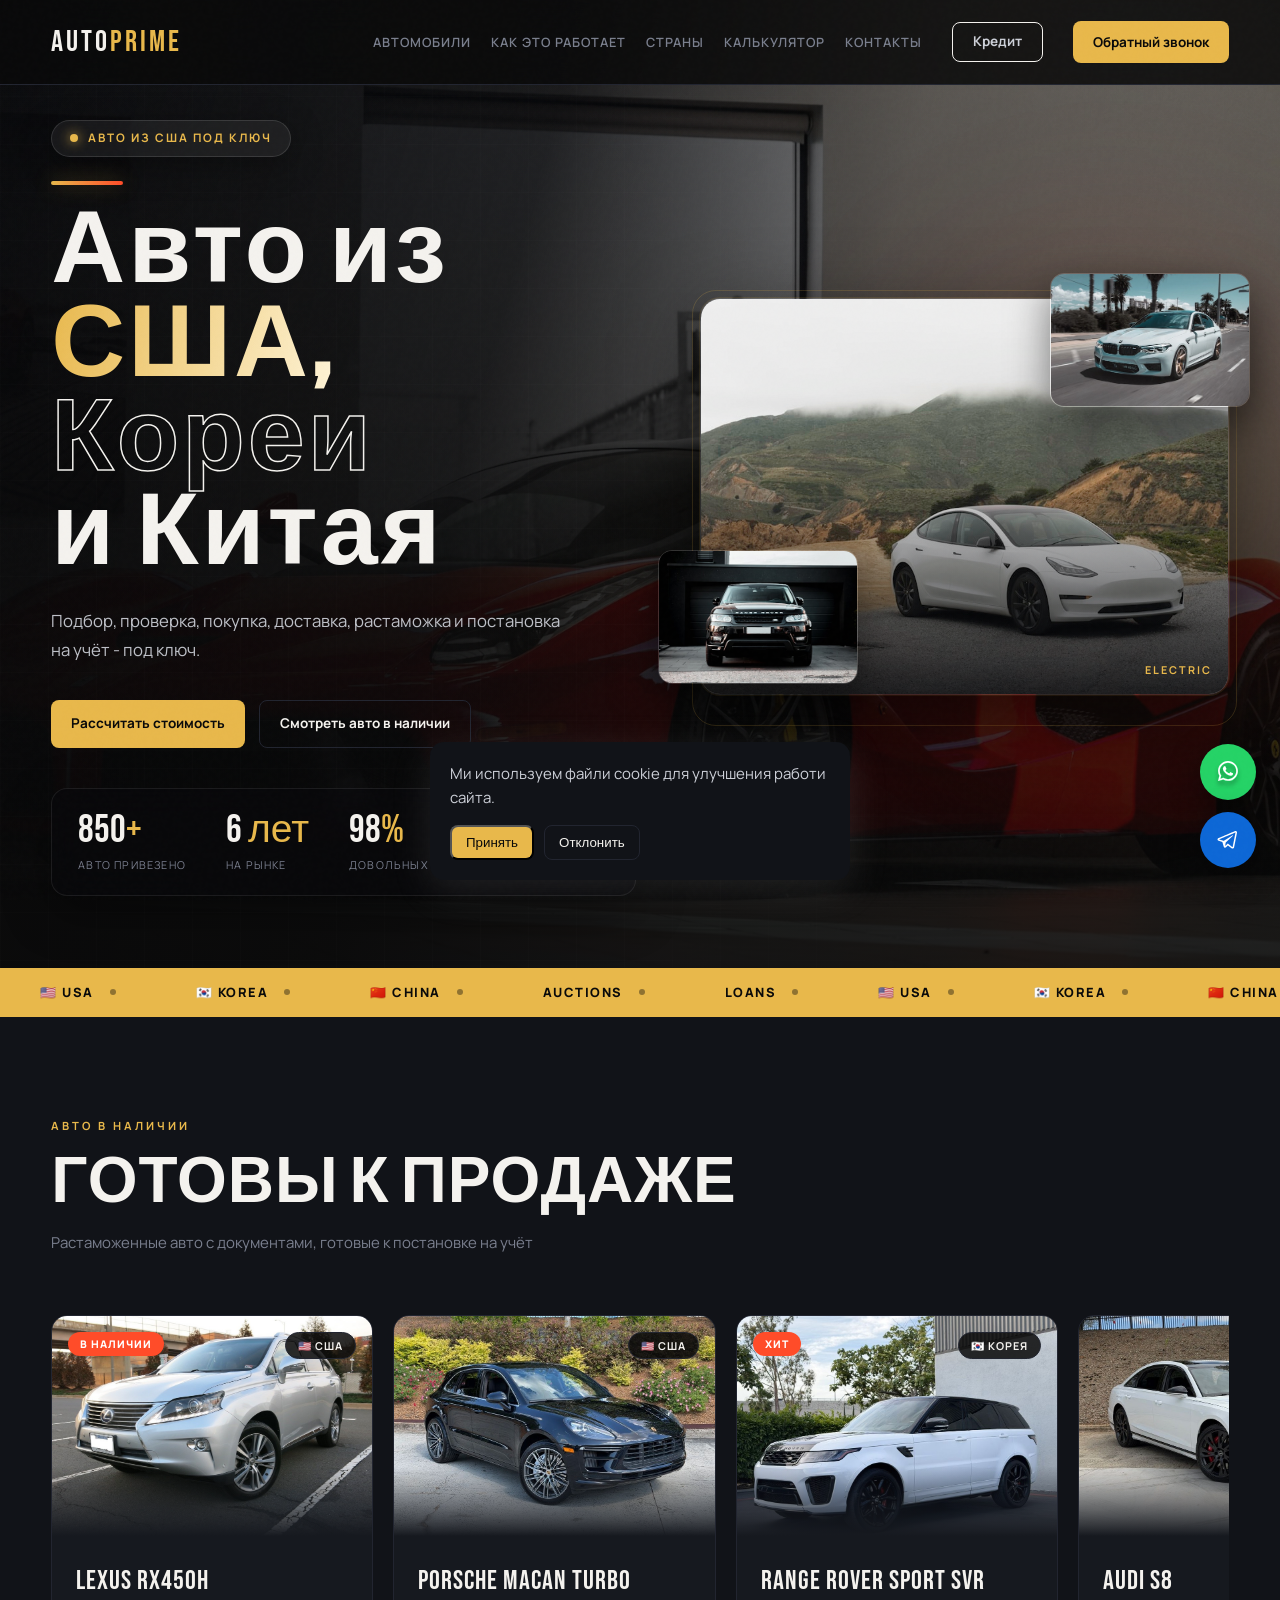
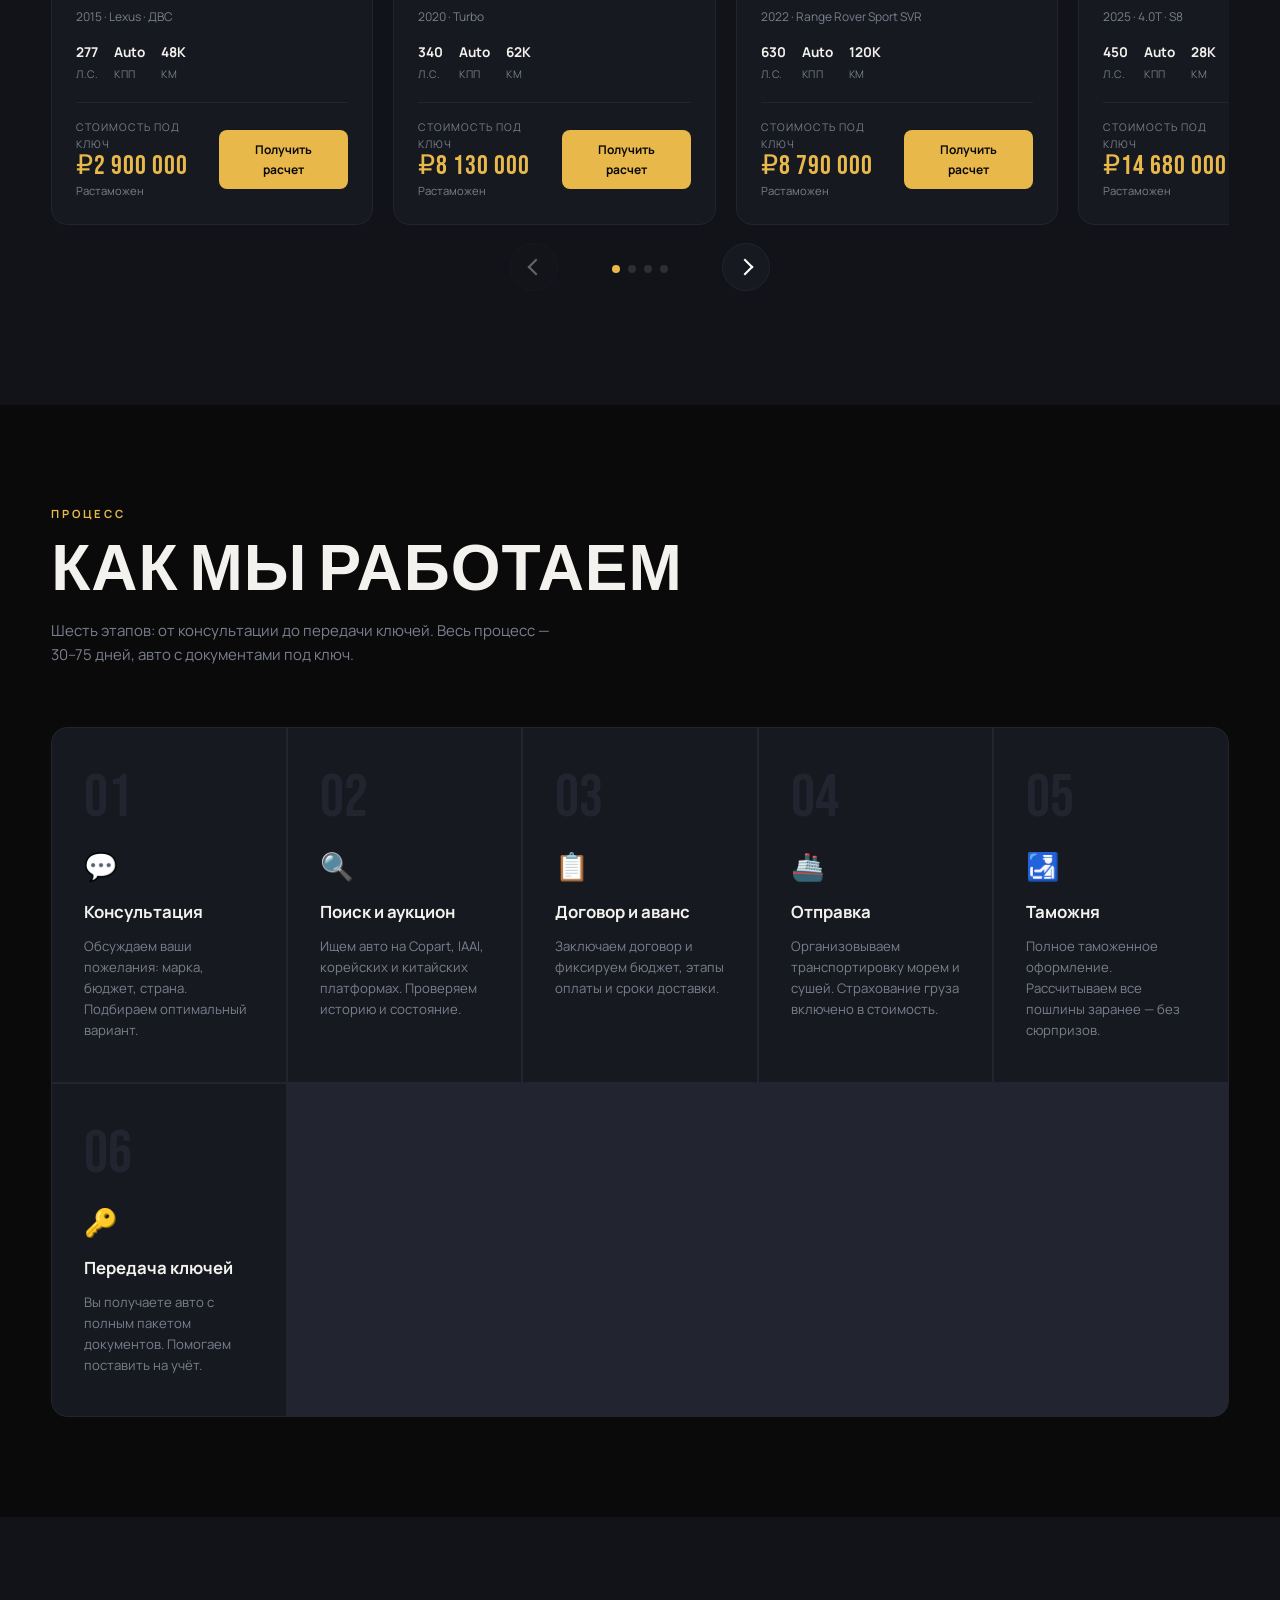
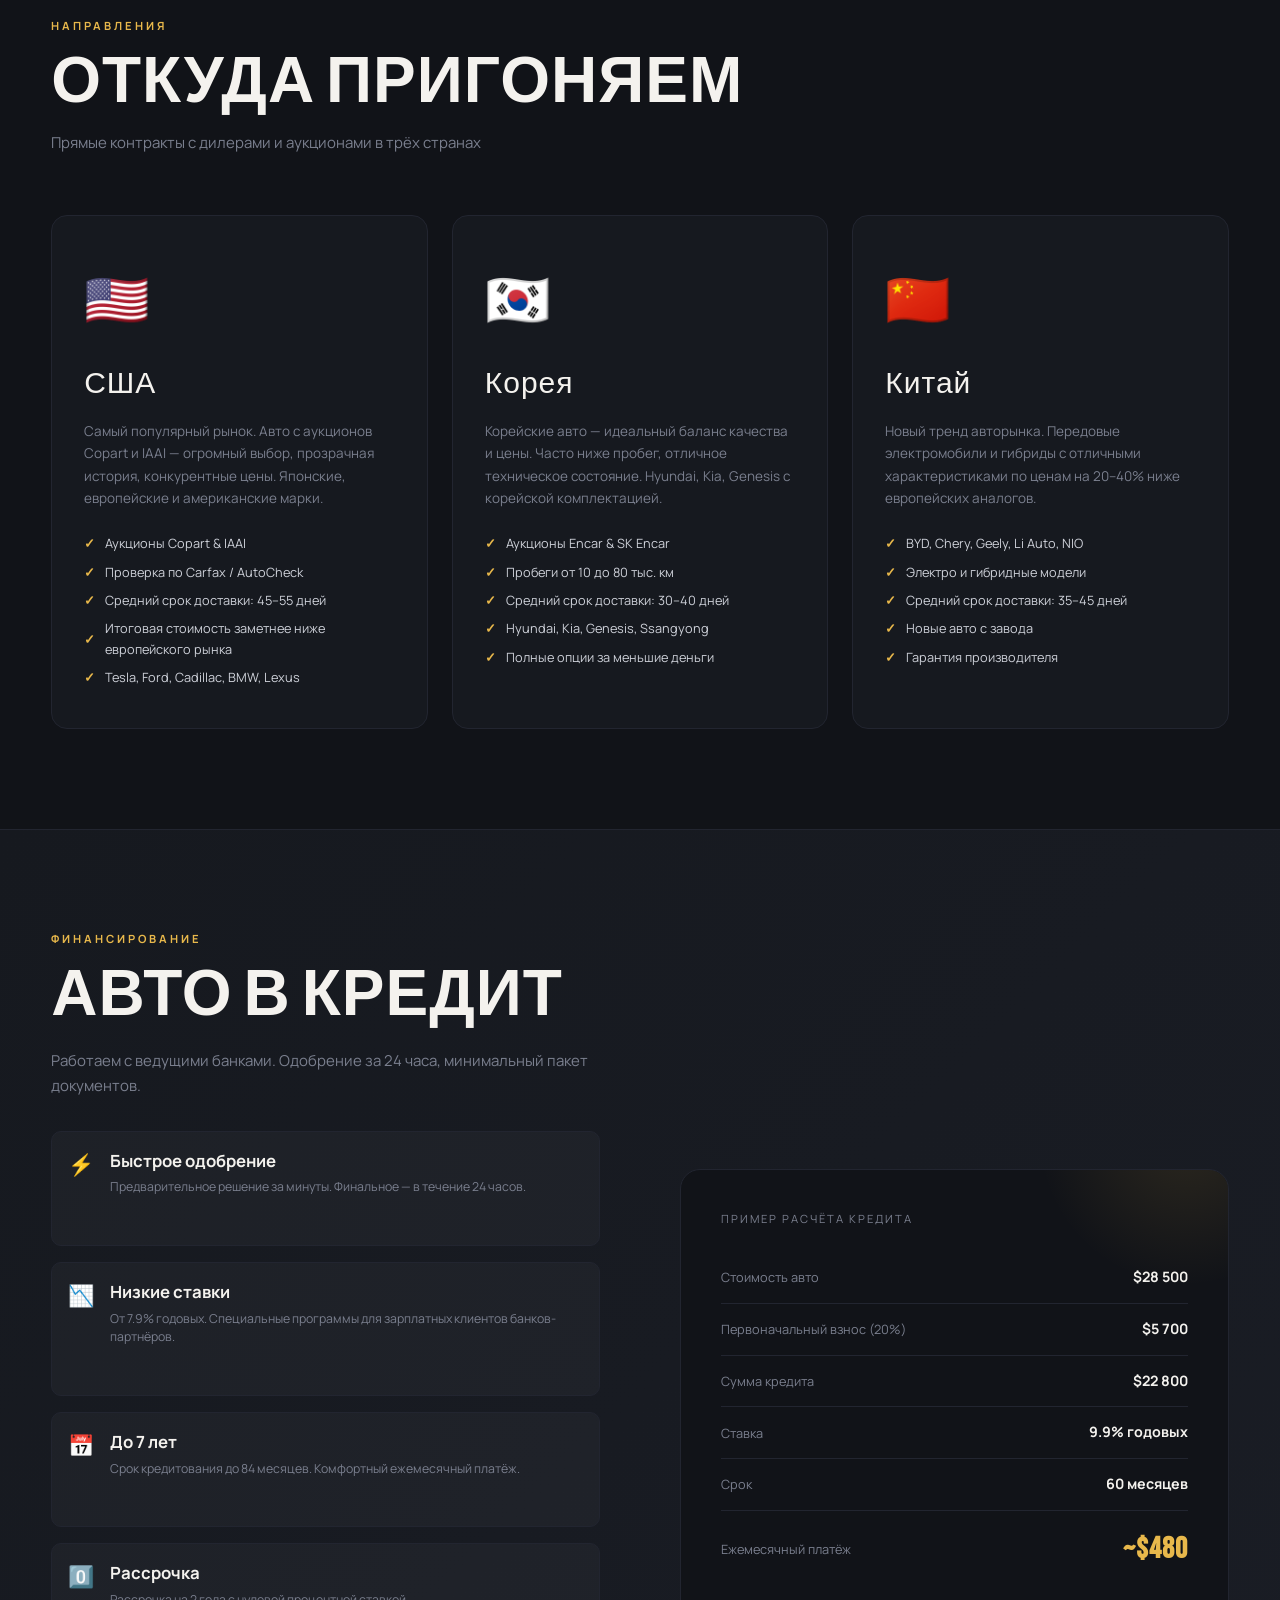
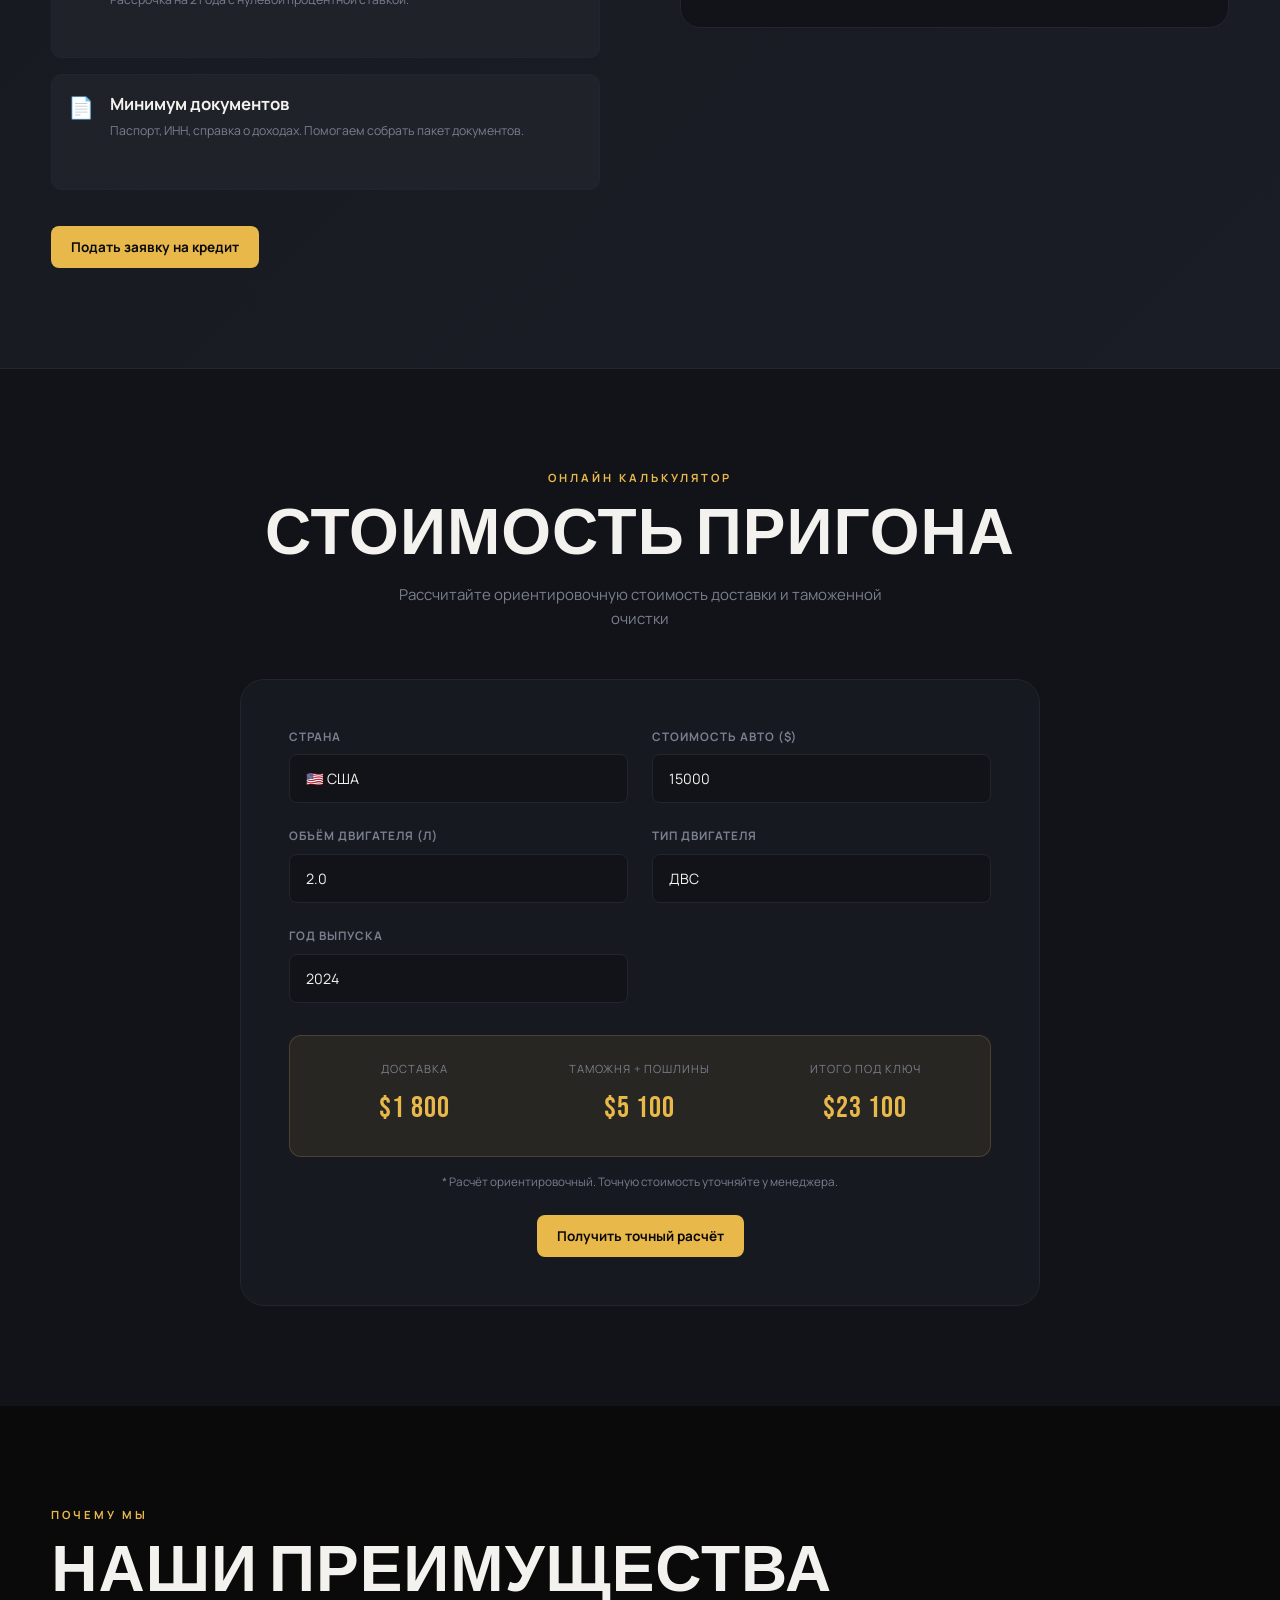
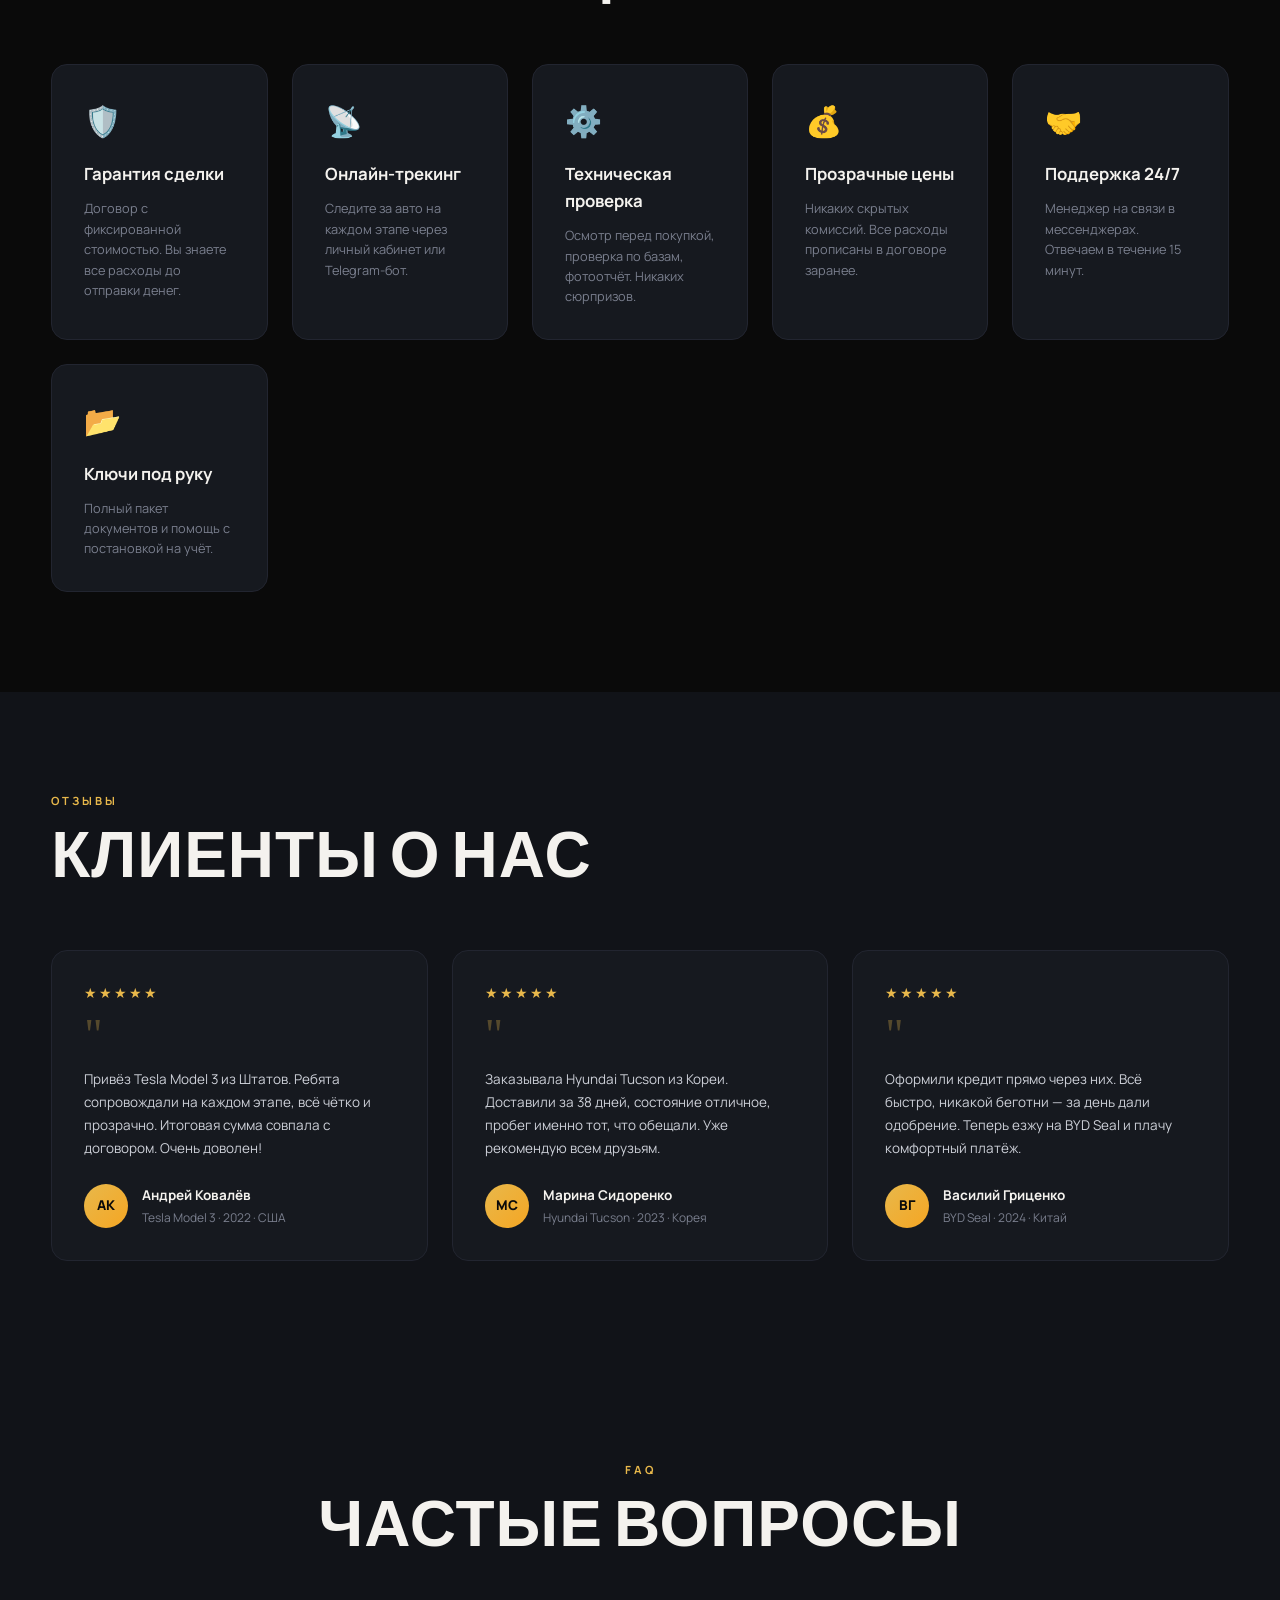
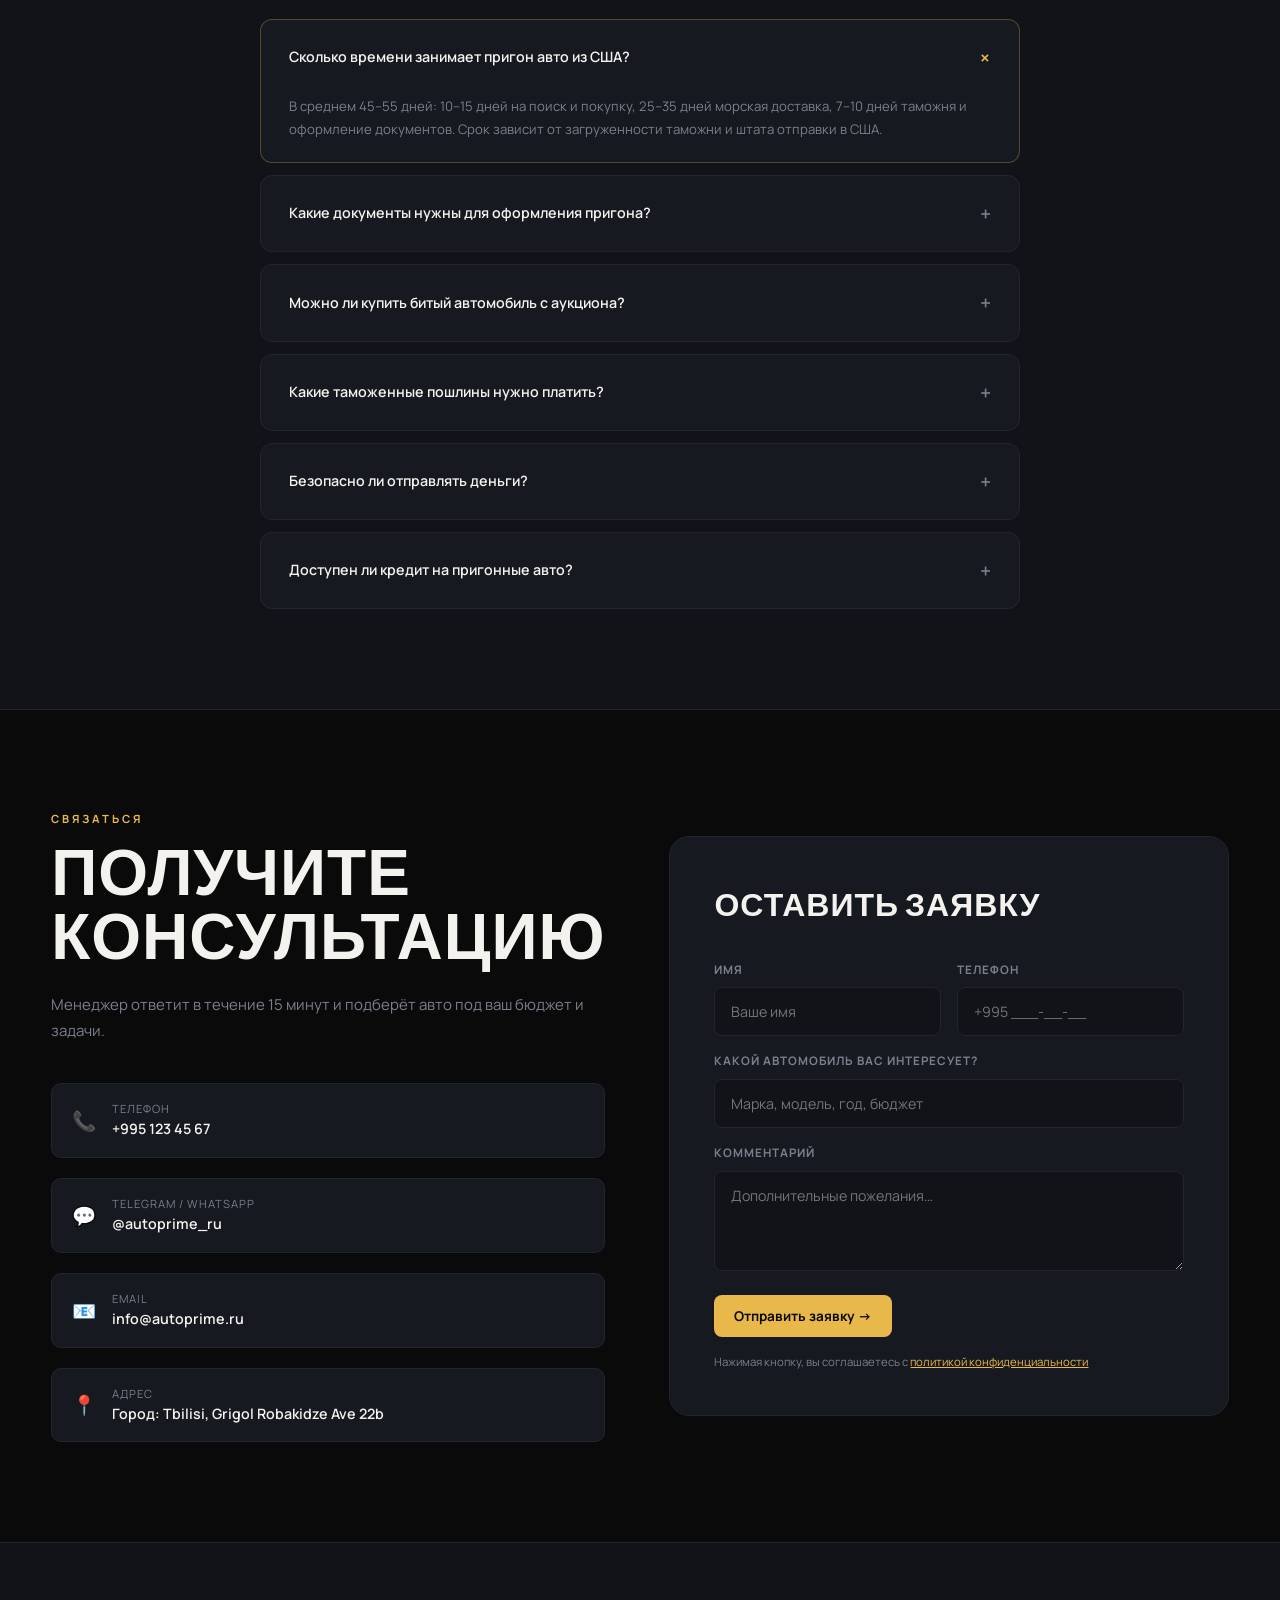
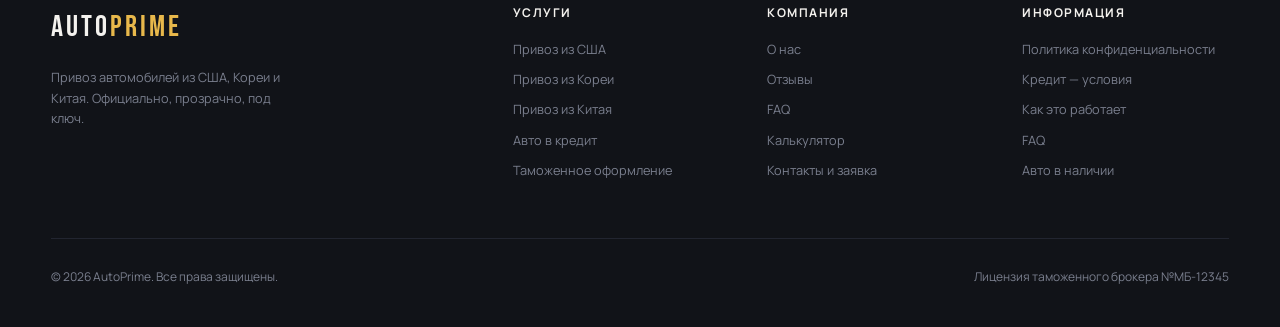
<file: index.html>
<!DOCTYPE html>
<html lang="ru">
<head>
<meta charset="UTF-8">
<meta name="viewport" content="width=device-width, initial-scale=1.0">
<title>AutoPrime — Пригон авто из США, Кореи, Китая</title>
<link rel="preconnect" href="https://fonts.googleapis.com">
<link rel="preconnect" href="https://fonts.gstatic.com" crossorigin>
<link href="https://fonts.googleapis.com/css2?family=Bebas+Neue&family=Manrope:wght@300;400;500;600;700;800&display=swap" rel="stylesheet">
<link rel="stylesheet" href="css/autoprime.css">
<link rel="stylesheet" href="https://cdn.jsdelivr.net/npm/swiper@11/swiper-bundle.min.css"/>
</head>
<body>

<!-- HEADER -->
<header>
  <div class="layout-shell--header">
    <a href="#top" class="logo">AUTO<span>PRIME</span></a>
    <div class="header-nav-wrapp">
      <nav class="header-nav">
        <a href="#cars">Автомобили</a>
        <a href="#howit">Как это работает</a>
        <a href="#countries">Страны</a>
        <a href="#calc">Калькулятор</a>
        <a href="#contact">Контакты</a>
      </nav>
      <a href="credit-info.html" class="btn btn-secondary">Кредит</a>
      <button class="btn btn-primary" onclick="openModal()">Обратный звонок</button>
    </div>
    <div class="burger">
      <span></span>
    </div>
  </div>
</header>

<!-- HERO -->
<section class="hero" id="top">
  <div class="hero-photo" aria-hidden="true">
    <img src="img/ferarri.jpeg" alt="" width="1920" height="1080" fetchpriority="high" decoding="async" referrerpolicy="no-referrer">
  </div>
  <div class="hero-scrim" aria-hidden="true"></div>
  <div class="hero-veil" aria-hidden="true"></div>
  <div class="hero-grid-fine" aria-hidden="true"></div>
  <div class="hero-glow" aria-hidden="true"></div>

  <div class="hero-inner">
    <div class="hero-content">
      <div class="hero-badge"><span class="hero-badge-dot" aria-hidden="true"></span> Авто из США под ключ</div>
      <div class="hero-line" aria-hidden="true"></div>
      <h1>
        Авто из<br>
        <span class="accent">США,</span> <span class="stroke">Кореи</span><br>
        и Китая
      </h1>
      <p class="hero-sub">Подбор, проверка, покупка, доставка, растаможка и постановка на учёт - под ключ.</p>
      <div class="hero-ctas">
        <a href="#calc" class="btn btn-primary pulse">Рассчитать стоимость</a>
        <a href="#cars" class="btn btn-outline">Смотреть авто в наличии</a>
      </div>
      <div class="hero-stats">
        <div class="stat-item">
          <div class="stat-num">850<span>+</span></div>
          <div class="stat-label">Авто привезено</div>
        </div>
        <div class="stat-item">
          <div class="stat-num">6<span> лет</span></div>
          <div class="stat-label">На рынке</div>
        </div>
        <div class="stat-item">
          <div class="stat-num">98<span>%</span></div>
          <div class="stat-label">Довольных клиентов</div>
        </div>
      </div>
    </div>

    <aside class="hero-showcase" aria-label="Примеры автомобилей из США">
      <div class="hero-showcase-ring" aria-hidden="true"></div>
      <div class="hero-showcase-main">
        <img src="img/tesla.jpeg" alt="Tesla — пример авто из США" width="900" height="675" loading="eager" decoding="async" referrerpolicy="no-referrer">
        <div class="hero-showcase-caption">
          <span>USA · доставка</span>
          <span>Electric</span>
        </div>
      </div>
      <div class="hero-float hero-float--a">
        <img src="img/bmw.jpeg" alt="BMW — пример из США" width="500" height="333" loading="lazy" decoding="async" referrerpolicy="no-referrer">
      </div>
      <div class="hero-float hero-float--b">
        <img src="img/range.jpeg" alt="Премиальный SUV из США" width="500" height="333" loading="lazy" decoding="async" referrerpolicy="no-referrer">
      </div>
    </aside>
  </div>
</section>

<!-- TICKER -->
<div class="ticker-wrap">
  <div class="ticker" id="ticker">
    <span class="ticker-item">🇺🇸 USA <span class="ticker-dot"></span></span>
    <span class="ticker-item">🇰🇷 KOREA <span class="ticker-dot"></span></span>
    <span class="ticker-item">🇨🇳 CHINA <span class="ticker-dot"></span></span>
    <span class="ticker-item">AUCTIONS <span class="ticker-dot"></span></span>
    <span class="ticker-item">LOANS <span class="ticker-dot"></span></span>
    <span class="ticker-item">🇺🇸 USA <span class="ticker-dot"></span></span>
    <span class="ticker-item">🇰🇷 KOREA <span class="ticker-dot"></span></span>
    <span class="ticker-item">🇨🇳 CHINA <span class="ticker-dot"></span></span>
    <span class="ticker-item">AUCTIONS <span class="ticker-dot"></span></span>
    <span class="ticker-item">LOANS <span class="ticker-dot"></span></span>
    <span class="ticker-item">🇺🇸 USA <span class="ticker-dot"></span></span>
    <span class="ticker-item">🇰🇷 KOREA <span class="ticker-dot"></span></span>
    <span class="ticker-item">🇨🇳 CHINA <span class="ticker-dot"></span></span>
    <span class="ticker-item">AUCTIONS <span class="ticker-dot"></span></span>
    <span class="ticker-item">LOANS <span class="ticker-dot"></span></span>
    <span class="ticker-item">🇺🇸 USA <span class="ticker-dot"></span></span>
    <span class="ticker-item">🇰🇷 KOREA <span class="ticker-dot"></span></span>
    <span class="ticker-item">🇨🇳 CHINA <span class="ticker-dot"></span></span>
    <span class="ticker-item">AUCTIONS <span class="ticker-dot"></span></span>
    <span class="ticker-item">LOANS <span class="ticker-dot"></span></span>
  </div>
</div>

<!-- CARS SLIDER -->
<section class="cars-section" id="cars">
  <div class="layout-shell">
    <div class="section-head">
      <div class="section-label">Авто в наличии</div>
      <h2>ГОТОВЫ К ПРОДАЖЕ</h2>
      <p>Растаможенные авто с документами, готовые к постановке на учёт</p>
    </div>

    <div class="slider-container">
      <div class="slider-track" id="sliderTrack">

      <div class="swiper mySwiper">
        <div class="swiper-wrapper">
          <div class="swiper-slide">
              <div class="car-card" onclick="openModal()">
              <div class="car-img">
                <img src="img/lexus.png" alt="Tesla Model 3, США" width="900" height="500" loading="lazy">
                <span class="car-badge-country">🇺🇸 США</span>
                <span class="car-badge-hot">В наличии</span>
              </div>
              <div class="car-info">
                <div class="car-name">Lexus Rx450h</div>
                <div class="car-year">2015 · Lexus · ДВС</div>
                <div class="car-specs">
                  <div class="spec"><span class="spec-val">277</span><span class="spec-key">л.с.</span></div>
                  <div class="spec"><span class="spec-val">Auto</span><span class="spec-key">КПП</span></div>
                  <div class="spec"><span class="spec-val">48K</span><span class="spec-key">км</span></div>
                </div>
                <div class="car-prices">
                  <div class="price-block">
                    <div class="price-label">Стоимость под ключ</div>
                    <div class="price-val">₽2 900 000</div>
                    <div class="price-sub">Растаможен</div>
                  </div>
                  <a href="#" class="btn btn-primary" role="button" style="font-size:.8rem; padding:10px 18px;" onclick="event.preventDefault(); event.stopPropagation(); openModal();">Получить расчет</a>
                </div>
              </div>
            </div>
          </div>
          <div class="swiper-slide">
              <div class="car-card" onclick="openModal()">
              <div class="car-img">
                <img src="img/porshe.png" alt="BMW X5, США" width="900" height="500" loading="lazy">
                <span class="car-badge-country">🇺🇸 США</span>
              </div>
              <div class="car-info">
                <div class="car-name">Porsche Macan Turbo</div>
                <div class="car-year">2020 · Turbo</div>
                <div class="car-specs">
                  <div class="spec"><span class="spec-val">340</span><span class="spec-key">л.с.</span></div>
                  <div class="spec"><span class="spec-val">Auto</span><span class="spec-key">КПП</span></div>
                  <div class="spec"><span class="spec-val">62K</span><span class="spec-key">км</span></div>
                </div>
                <div class="car-prices">
                  <div class="price-block">
                    <div class="price-label">Стоимость под ключ</div>
                    <div class="price-val">₽8 130 000</div>
                    <div class="price-sub">Растаможен</div>
                  </div>
                  <a href="#" class="btn btn-primary" role="button" style="font-size:.8rem; padding:10px 18px;" onclick="event.preventDefault(); event.stopPropagation(); openModal();">Получить расчет</a>
                </div>
              </div>
            </div>
          </div>
          <div class="swiper-slide">
            <div class="car-card" onclick="openModal()">
              <div class="car-img">
                <img src="img/landRower.png" alt="Hyundai Tucson, Корея" width="900" height="500" loading="lazy">
                <span class="car-badge-country">🇰🇷 Корея</span>
                <span class="car-badge-hot">Хит</span>
              </div>
              <div class="car-info">
                <div class="car-name">Range Rover Sport SVR</div>
                <div class="car-year">2022 · Range Rover Sport SVR</div>
                <div class="car-specs">
                  <div class="spec"><span class="spec-val">630</span><span class="spec-key">л.с.</span></div>
                  <div class="spec"><span class="spec-val">Auto</span><span class="spec-key">КПП</span></div>
                  <div class="spec"><span class="spec-val">120K</span><span class="spec-key">км</span></div>
                </div>
                <div class="car-prices">
                  <div class="price-block">
                    <div class="price-label">Стоимость под ключ</div>
                    <div class="price-val">₽8 790 000</div>
                    <div class="price-sub">Растаможен</div>
                  </div>
                  <a href="#" class="btn btn-primary" role="button" style="font-size:.8rem; padding:10px 18px;" onclick="event.preventDefault(); event.stopPropagation(); openModal();">Получить расчет</a>
                </div>
              </div>
            </div>
          </div>
          <div class="swiper-slide">
            <div class="car-card" onclick="openModal()">
              <div class="car-img">
                <img src="img/audi.png" alt="Ford Mustang GT, США" width="900" height="500" loading="lazy">
                <span class="car-badge-country">🇺🇸 США</span>
              </div>
              <div class="car-info">
                <div class="car-name">Audi s8</div>
                <div class="car-year">2025 · 4.0T · S8</div>
                <div class="car-specs">
                  <div class="spec"><span class="spec-val">450</span><span class="spec-key">л.с.</span></div>
                  <div class="spec"><span class="spec-val">Auto</span><span class="spec-key">КПП</span></div>
                  <div class="spec"><span class="spec-val">28K</span><span class="spec-key">км</span></div>
                </div>
                <div class="car-prices">
                  <div class="price-block">
                    <div class="price-label">Стоимость под ключ</div>
                    <div class="price-val">₽14 680 000</div>
                    <div class="price-sub">Растаможен</div>
                  </div>
                  <a href="#" class="btn btn-primary" role="button" style="font-size:.8rem; padding:10px 18px;" onclick="event.preventDefault(); event.stopPropagation(); openModal();">Получить расчет</a>
                </div>
              </div>
            </div>
          </div>
          <div class="swiper-slide">
              <div class="car-card" onclick="openModal()">
              <div class="car-img">
                <img src="img/bmw-8.png" alt="Электромобиль, Китай" width="900" height="500" loading="lazy">
                <span class="car-badge-country">🇨🇳 Китай</span>
                <span class="car-badge-hot">Новинка</span>
              </div>
              <div class="car-info">
                <div class="car-name">BMW M850i xDrive</div>
                <div class="car-year">2021 · Blue AWD Automatic · Top</div>
                <div class="car-specs">
                  <div class="spec"><span class="spec-val">530</span><span class="spec-key">л.с.</span></div>
                  <div class="spec"><span class="spec-val">Auto</span><span class="spec-key">КПП</span></div>
                  <div class="spec"><span class="spec-val">100</span><span class="spec-key">км/зар</span></div>
                </div>
                <div class="car-prices">
                  <div class="price-block">
                    <div class="price-label">Стоимость под ключ</div>
                    <div class="price-val">₽7 650 000</div>
                    <div class="price-sub">Растаможен</div>
                  </div>
                  <a href="#" class="btn btn-primary" role="button" style="font-size:.8rem; padding:10px 18px;" onclick="event.preventDefault(); event.stopPropagation(); openModal();">Получить расчет</a>
                </div>
              </div>
            </div>
          </div>
          <div class="swiper-slide">
            <div class="car-card" onclick="openModal()">
              <div class="car-img">
                <img src="img/bmw-i5.png" alt="Cadillac Escalade, США" width="900" height="500" loading="lazy" decoding="async" referrerpolicy="no-referrer">
                <span class="car-badge-country">🇰🇷 Корея</span>
              </div>
              <div class="car-info">
                <div class="car-name">BMW i5 xDrive40</div>
                <div class="car-year">2024 · eDrive40 · Electric</div>
                <div class="car-specs">
                  <div class="spec"><span class="spec-val">340</span><span class="spec-key">л.с.</span></div>
                  <div class="spec"><span class="spec-val">Auto</span><span class="spec-key">КПП</span></div>
                  <div class="spec"><span class="spec-val">54K</span><span class="spec-key">км</span></div>
                </div>
                <div class="car-prices">
                  <div class="price-block">
                    <div class="price-label">Стоимость под ключ</div>
                    <div class="price-val">₽6 510 000</div>
                    <div class="price-sub">Растаможен</div>
                  </div>
                  <a href="#" class="btn btn-primary" role="button" style="font-size:.8rem; padding:10px 18px;" onclick="event.preventDefault(); event.stopPropagation(); openModal();">Получить расчет</a>
                </div>
              </div>
            </div>
          </div>

        </div>

        <!-- Пагінація -->
        <div class="swiper-pagination"></div>

        <!-- Стрілки -->
        <div class="swiper-nav">
          <div class="swiper-button-prev custom-prev"></div>
          <div class="swiper-button-next custom-next"></div>
        </div>

      </div>

    </div>
  </div>
  </div>
</section>

<!-- HOW IT WORKS -->
<section id="howit">
  <div class="layout-shell">
  <div class="section-head">
    <div class="section-label">Процесс</div>
    <h2>КАК МЫ РАБОТАЕМ</h2>
    <p>Шесть этапов: от консультации до передачи ключей. Весь процесс — 30–75 дней, авто с документами под ключ.</p>
  </div>
  <div class="steps-grid">
    <div class="step">
      <div class="step-num">01</div>
      <div class="step-icon">💬</div>
      <h3>Консультация</h3>
      <p>Обсуждаем ваши пожелания: марка, бюджет, страна. Подбираем оптимальный вариант.</p>
    </div>
    <div class="step">
      <div class="step-num">02</div>
      <div class="step-icon">🔍</div>
      <h3>Поиск и аукцион</h3>
      <p>Ищем авто на Copart, IAAI, корейских и китайских платформах. Проверяем историю и состояние.</p>
    </div>
    <div class="step">
      <div class="step-num">03</div>
      <div class="step-icon">📋</div>
      <h3>Договор и аванс</h3>
      <p>Заключаем договор и фиксируем бюджет, этапы оплаты и сроки доставки.</p>
    </div>
    <div class="step">
      <div class="step-num">04</div>
      <div class="step-icon">🚢</div>
      <h3>Отправка</h3>
      <p>Организовываем транспортировку морем и сушей. Страхование груза включено в стоимость.</p>
    </div>
    <div class="step">
      <div class="step-num">05</div>
      <div class="step-icon">🛃</div>
      <h3>Таможня</h3>
      <p>Полное таможенное оформление. Рассчитываем все пошлины заранее — без сюрпризов.</p>
    </div>
    <div class="step">
      <div class="step-num">06</div>
      <div class="step-icon">🔑</div>
      <h3>Передача ключей</h3>
      <p>Вы получаете авто с полным пакетом документов. Помогаем поставить на учёт.</p>
    </div>
  </div>
  </div>
</section>

<!-- COUNTRIES -->
<section class="countries-section" id="countries">
  <div class="layout-shell">
  <div class="section-head">
    <div class="section-label">Направления</div>
    <h2>ОТКУДА ПРИГОНЯЕМ</h2>
    <p>Прямые контракты с дилерами и аукционами в трёх странах</p>
  </div>
  <div class="countries-grid">
    <div class="country-card usa">
      <span class="country-flag">🇺🇸</span>
      <div class="country-name">США</div>
      <p class="country-desc">Самый популярный рынок. Авто с аукционов Copart и IAAI — огромный выбор, прозрачная история, конкурентные цены. Японские, европейские и американские марки.</p>
      <ul class="country-features">
        <li>Аукционы Copart & IAAI</li>
        <li>Проверка по Carfax / AutoCheck</li>
        <li>Средний срок доставки: 45–55 дней</li>
        <li>Итоговая стоимость заметнее ниже европейского рынка</li>
        <li>Tesla, Ford, Cadillac, BMW, Lexus</li>
      </ul>
    </div>
    <div class="country-card korea">
      <span class="country-flag">🇰🇷</span>
      <div class="country-name">Корея</div>
      <p class="country-desc">Корейские авто — идеальный баланс качества и цены. Часто ниже пробег, отличное техническое состояние. Hyundai, Kia, Genesis с корейской комплектацией.</p>
      <ul class="country-features">
        <li>Аукционы Encar & SK Encar</li>
        <li>Пробеги от 10 до 80 тыс. км</li>
        <li>Средний срок доставки: 30–40 дней</li>
        <li>Hyundai, Kia, Genesis, Ssangyong</li>
        <li>Полные опции за меньшие деньги</li>
      </ul>
    </div>
    <div class="country-card china">
      <span class="country-flag">🇨🇳</span>
      <div class="country-name">Китай</div>
      <p class="country-desc">Новый тренд авторынка. Передовые электромобили и гибриды с отличными характеристиками по ценам на 20–40% ниже европейских аналогов.</p>
      <ul class="country-features">
        <li>BYD, Chery, Geely, Li Auto, NIO</li>
        <li>Электро и гибридные модели</li>
        <li>Средний срок доставки: 35–45 дней</li>
        <li>Новые авто с завода</li>
        <li>Гарантия производителя</li>
      </ul>
    </div>
  </div>
  </div>
</section>

<!-- CREDIT -->
<section class="credit-section" id="credit">
  <div class="layout-shell">
  <div class="credit-inner">
    <div class="credit-text">
      <div class="section-label">Финансирование</div>
      <h2>АВТО В КРЕДИТ</h2>
      <p>Работаем с ведущими банками. Одобрение за 24 часа, минимальный пакет документов.</p>
      <div class="credit-benefits">
        <div class="credit-benefit">
          <div class="cb-icon">⚡</div>
          <div class="cb-text">
            <h4>Быстрое одобрение</h4>
            <p>Предварительное решение за минуты. Финальное — в течение 24 часов.</p>
          </div>
        </div>
        <div class="credit-benefit">
          <div class="cb-icon">📉</div>
          <div class="cb-text">
            <h4>Низкие ставки</h4>
            <p>От 7.9% годовых. Специальные программы для зарплатных клиентов банков-партнёров.</p>
          </div>
        </div>
        <div class="credit-benefit">
          <div class="cb-icon">📅</div>
          <div class="cb-text">
            <h4>До 7 лет</h4>
            <p>Срок кредитования до 84 месяцев. Комфортный ежемесячный платёж.</p>
          </div>
        </div>
         <div class="credit-benefit">
          <div class="cb-icon">0️⃣</div>
          <div class="cb-text">
            <h4>Рассрочка</h4>
            <p>Рассрочка на 2 года с нулевой процентной ставкой.</p>
          </div>
        </div>
        <div class="credit-benefit">
          <div class="cb-icon">📄</div>
          <div class="cb-text">
            <h4>Минимум документов</h4>
            <p>Паспорт, ИНН, справка о доходах. Помогаем собрать пакет документов.</p>
          </div>
        </div>
      </div>
      <button class="btn btn-primary" onclick="openModal()">Подать заявку на кредит</button>
    </div>
    <div class="credit-visual">
      <div class="credit-calc-title">Пример расчёта кредита</div>
      <div class="calc-row">
        <span class="calc-key">Стоимость авто</span>
        <span class="calc-val">$28 500</span>
      </div>
      <div class="calc-row">
        <span class="calc-key">Первоначальный взнос (20%)</span>
        <span class="calc-val">$5 700</span>
      </div>
      <div class="calc-row">
        <span class="calc-key">Сумма кредита</span>
        <span class="calc-val">$22 800</span>
      </div>
      <div class="calc-row">
        <span class="calc-key">Ставка</span>
        <span class="calc-val">9.9% годовых</span>
      </div>
      <div class="calc-row">
        <span class="calc-key">Срок</span>
        <span class="calc-val">60 месяцев</span>
      </div>
      <div class="calc-row">
        <span class="calc-key">Ежемесячный платёж</span>
        <span class="calc-val big">~$480</span>
      </div>
    </div>
  </div>
  </div>
</section>

<!-- SHIPPING CALC -->
<section class="calc-section" id="calc">
  <div class="layout-shell">
  <div class="section-head section-head--center" style="margin-bottom: 48px;">
    <div class="section-label">Онлайн калькулятор</div>
    <h2>СТОИМОСТЬ ПРИГОНА</h2>
    <p>Рассчитайте ориентировочную стоимость доставки и таможенной очистки</p>
  </div>
  <div class="calc-wrapper">
    <div class="calc-grid">
      <div class="form-group">
        <label>Страна</label>
        <select id="cCountry" onchange="calcShipping()">
          <option value="usa">🇺🇸 США</option>
          <option value="korea">🇰🇷 Корея</option>
          <option value="china">🇨🇳 Китай</option>
        </select>
      </div>
      <div class="form-group">
        <label>Стоимость авто ($)</label>
        <input type="number" id="cPrice" value="15000" oninput="calcShipping()" placeholder="напр. 15000">
      </div>
      <div class="form-group">
        <label>Объём двигателя (л)</label>
        <input type="number" id="cEngine" value="2.0" step="0.1" min="0" oninput="calcShipping()" placeholder="напр. 2.0">
      </div>
      <div class="form-group">
        <label>Тип двигателя</label>
        <select id="cEngineType" onchange="calcShipping()">
          <option value="petrol">ДВС</option>
          <option value="hybrid">Гибрид</option>
          <option value="electric">Електро</option>
        </select>
      </div>
      <div class="form-group">
        <label>Год выпуска</label>
        <select id="cYear" onchange="calcShipping()">
          <option value="2024">2024</option>
          <option value="2023">2023</option>
          <option value="2022">2022</option>
          <option value="2021">2021</option>
          <option value="2020">2020</option>
          <option value="2019">2019</option>
          <option value="2018">2018</option>
        </select>
      </div>
    </div>
    <div class="calc-result" id="calcResult">
      <div class="result-item">
        <div class="result-label">Доставка</div>
        <div class="result-val" id="rShipping">$1 800</div>
      </div>
      <div class="result-item">
        <div class="result-label">Таможня + пошлины</div>
        <div class="result-val" id="rCustoms">$4 200</div>
      </div>
      <div class="result-item">
        <div class="result-label">Итого под ключ</div>
        <div class="result-val" id="rTotal">$21 000</div>
      </div>
    </div>
    <p style="margin-top: 16px; font-size:.78rem; color: var(--muted); text-align:center;">* Расчёт ориентировочный. Точную стоимость уточняйте у менеджера.</p>
    <div style="text-align:center; margin-top: 24px;">
      <button class="btn btn-primary" onclick="openModal()">Получить точный расчёт</button>
    </div>
  </div>
  </div>
</section>

<!-- WHY US -->
<section id="why">
  <div class="layout-shell">
  <div class="section-head">
    <div class="section-label">Почему мы</div>
    <h2>НАШИ ПРЕИМУЩЕСТВА</h2>
  </div>
  <div class="why-grid">
    <div class="why-card">
      <div class="why-icon">🛡️</div>
      <h3>Гарантия сделки</h3>
      <p>Договор с фиксированной стоимостью. Вы знаете все расходы до отправки денег.</p>
    </div>
    <div class="why-card">
      <div class="why-icon">📡</div>
      <h3>Онлайн-трекинг</h3>
      <p>Следите за авто на каждом этапе через личный кабинет или Telegram-бот.</p>
    </div>
    <div class="why-card">
      <div class="why-icon">⚙️</div>
      <h3>Техническая проверка</h3>
      <p>Осмотр перед покупкой, проверка по базам, фотоотчёт. Никаких сюрпризов.</p>
    </div>
    <div class="why-card">
      <div class="why-icon">💰</div>
      <h3>Прозрачные цены</h3>
      <p>Никаких скрытых комиссий. Все расходы прописаны в договоре заранее.</p>
    </div>
    <div class="why-card">
      <div class="why-icon">🤝</div>
      <h3>Поддержка 24/7</h3>
      <p>Менеджер на связи в мессенджерах. Отвечаем в течение 15 минут.</p>
    </div>
    <div class="why-card">
      <div class="why-icon">📂</div>
      <h3>Ключи под руку</h3>
      <p>Полный пакет документов и помощь с постановкой на учёт.</p>
    </div>
  </div>
  </div>
</section>

<!-- REVIEWS -->
<section class="reviews-section" id="reviews">
  <div class="layout-shell">
  <div class="section-head">
    <div class="section-label">Отзывы</div>
    <h2>КЛИЕНТЫ О НАС</h2>
  </div>
  <div class="reviews-grid">
    <div class="review-card">
      <div class="stars">★★★★★</div>
      <div class="review-quote">"</div>
      <div class="review-text">Привёз Tesla Model 3 из Штатов. Ребята сопровождали на каждом этапе, всё чётко и прозрачно. Итоговая сумма совпала с договором. Очень доволен!</div>
      <div class="review-author">
        <div class="review-avatar">АК</div>
        <div>
          <div class="review-name">Андрей Ковалёв</div>
          <div class="review-car">Tesla Model 3 · 2022 · США</div>
        </div>
      </div>
    </div>
    <div class="review-card">
      <div class="stars">★★★★★</div>
      <div class="review-quote">"</div>
      <div class="review-text">Заказывала Hyundai Tucson из Кореи. Доставили за 38 дней, состояние отличное, пробег именно тот, что обещали. Уже рекомендую всем друзьям.</div>
      <div class="review-author">
        <div class="review-avatar">МС</div>
        <div>
          <div class="review-name">Марина Сидоренко</div>
          <div class="review-car">Hyundai Tucson · 2023 · Корея</div>
        </div>
      </div>
    </div>
    <div class="review-card">
      <div class="stars">★★★★★</div>
      <div class="review-quote">"</div>
      <div class="review-text">Оформили кредит прямо через них. Всё быстро, никакой беготни — за день дали одобрение. Теперь езжу на BYD Seal и плачу комфортный платёж.</div>
      <div class="review-author">
        <div class="review-avatar">ВГ</div>
        <div>
          <div class="review-name">Василий Гриценко</div>
          <div class="review-car">BYD Seal · 2024 · Китай</div>
        </div>
      </div>
    </div>
  </div>
  </div>
</section>

<!-- FAQ -->
<section class="faq-section" id="faq">
  <div class="layout-shell">
  <div class="section-head section-head--center">
    <div class="section-label">FAQ</div>
    <h2>ЧАСТЫЕ ВОПРОСЫ</h2>
  </div>
  <div class="faq-list">
    <div class="faq-item open">
      <div class="faq-question" onclick="toggleFaq(this)">
        Сколько времени занимает пригон авто из США?
        <span class="faq-icon">+</span>
      </div>
      <div class="faq-answer">В среднем 45–55 дней: 10–15 дней на поиск и покупку, 25–35 дней морская доставка, 7–10 дней таможня и оформление документов. Срок зависит от загруженности таможни и штата отправки в США.</div>
    </div>
    <div class="faq-item">
      <div class="faq-question" onclick="toggleFaq(this)">
        Какие документы нужны для оформления пригона?
        <span class="faq-icon">+</span>
      </div>
      <div class="faq-answer">Паспорт гражданина РФ и ИНН. Всё остальное — договор, таможенные декларации, сертификат соответствия — наши специалисты оформляют самостоятельно.</div>
    </div>
    <div class="faq-item">
      <div class="faq-question" onclick="toggleFaq(this)">
        Можно ли купить битый автомобиль с аукциона?
        <span class="faq-icon">+</span>
      </div>
      <div class="faq-answer">Да, это один из самых выгодных вариантов. Битый автомобиль с незначительными повреждениями после восстановления обходится на 30–50% дешевле рыночной цены. Наши специалисты оценивают реальный ущерб до покупки.</div>
    </div>
    <div class="faq-item">
      <div class="faq-question" onclick="toggleFaq(this)">
        Какие таможенные пошлины нужно платить?
        <span class="faq-icon">+</span>
      </div>
      <div class="faq-answer">Зависит от года выпуска, объёма двигателя и стоимости авто. Основные платежи: акциз, НДС, таможенная пошлина и сбор. Точный расчёт вам предоставит менеджер после указания параметров авто — всё фиксируется в договоре.</div>
    </div>
    <div class="faq-item">
      <div class="faq-question" onclick="toggleFaq(this)">
        Безопасно ли отправлять деньги?
        <span class="faq-icon">+</span>
      </div>
      <div class="faq-answer">Мы работаем по официальному договору. Платёж разбит на части: аванс после подбора авто, оплата аукциона после его проверки, таможенные платежи — по факту. Деньги отправляются на официальные счета. За 6 лет работы — ни одного случая потери средств клиента.</div>
    </div>
    <div class="faq-item">
      <div class="faq-question" onclick="toggleFaq(this)">
        Доступен ли кредит на пригонные авто?
        <span class="faq-icon">+</span>
      </div>
      <div class="faq-answer">Да. Мы сотрудничаем с несколькими банками-партнёрами. Ставка от 7.9%, срок до 7 лет, первый взнос от 20%. Одобрение — в течение 24 часов. Помогаем подготовить все документы для банка.</div>
    </div>
  </div>
  </div>
</section>

<!-- CONTACT -->
<section class="contact-section" id="contact">
  <div class="layout-shell">
  <div class="contact-inner">
    <div class="contact-info">
      <div class="section-label">Связаться</div>
      <h2>ПОЛУЧИТЕ КОНСУЛЬТАЦИЮ</h2>
      <p>Менеджер ответит в течение 15 минут и подберёт авто под ваш бюджет и задачи.</p>
      <div class="contact-items">
        <div class="contact-item">
          <div class="ci-icon">📞</div>
          <div>
            <div class="ci-label">Телефон</div>
            <div class="ci-val">+995 123 45 67</div>
          </div>
        </div>
        <div class="contact-item">
          <div class="ci-icon">💬</div>
          <div>
            <div class="ci-label">Telegram / WhatsApp</div>
            <div class="ci-val">@autoprime_ru</div>
          </div>
        </div>
        <div class="contact-item">
          <div class="ci-icon">📧</div>
          <div>
            <div class="ci-label">Email</div>
            <div class="ci-val">info@autoprime.ru</div>
          </div>
        </div>
        <div class="contact-item">
          <div class="ci-icon">📍</div>
          <div>
            <div class="ci-label">Адрес</div>
            <div class="ci-val">Город: Tbilisi, Grigol Robakidze Ave 22b</div>
          </div>
        </div>
      </div>
    </div>
    <form class="contact-form" id="mainForm" method="POST">
      <h3>ОСТАВИТЬ ЗАЯВКУ</h3>
      <div class="form-row">
        <div class="form-group" id="fg-fname">
          <label>Имя</label>
          <input type="text" name="name" id="fname" placeholder="Ваше имя" autocomplete="name">
          <div class="field-error" id="err-fname">Укажите имя (не менее 2 символов)</div>
        </div>
        <div class="form-group" id="fg-fphone">
          <label>Телефон</label>
          <input type="tel" name="phone" class="phone-input" id="fphone" placeholder="+995 ___-__-__" autocomplete="tel">
          <div class="field-error" id="err-fphone">Укажите корректный номер телефона</div>
        </div>
      </div>
      <div class="form-group" style="margin-top: 16px;">
        <label>Какой автомобиль вас интересует?</label>
        <input type="text" id="fcar" placeholder="Марка, модель, год, бюджет">
      </div>
      <div class="form-group" style="margin-top: 16px;">
        <label>Комментарий</label>
        <textarea id="fcomment" placeholder="Дополнительные пожелания…"></textarea>
      </div>
      <div class="form-submit-row">
        <button type="submit" class="btn btn-primary" style="flex-shrink:0;">Отправить заявку →</button>
      </div>
      <div class="success-msg" id="successMsg">✅ Заявка принята! Менеджер свяжется с вами в течение 15 минут.</div>
      <p style="margin-top: 16px; font-size: .76rem; color: var(--muted);">Нажимая кнопку, вы соглашаетесь с <a href="privacy.html" style="color:var(--accent)">политикой конфиденциальности</a></p>
    </form>
  </div>
  </div>
</section>

<!-- FOOTER -->
<footer>
  <div class="layout-shell">
  <div class="footer-inner">
    <div class="footer-brand">
      <a href="#top" class="logo">AUTO<span>PRIME</span></a>
      <p>Привоз автомобилей из США, Кореи и Китая. Официально, прозрачно, под ключ.</p>
    </div>
    <div class="footer-col">
      <h4>Услуги</h4>
      <a href="#countries">Привоз из США</a>
      <a href="#countries">Привоз из Кореи</a>
      <a href="#countries">Привоз из Китая</a>
      <a href="credit-info.html">Авто в кредит</a>
      <a href="#calc">Таможенное оформление</a>
    </div>
    <div class="footer-col">
      <h4>Компания</h4>
      <a href="#why">О нас</a>
      <a href="#reviews">Отзывы</a>
      <a href="#faq">FAQ</a>
       <a href="#calc">Калькулятор</a>
      <a href="#contact">Контакты и заявка</a>
    </div>
    <div class="footer-col">
      <h4>Информация</h4>
      <a href="privacy.html">Политика конфиденциальности</a>
      <a href="credit-info.html">Кредит — условия</a>
      <a href="#howit">Как это работает</a>
      <a href="#faq">FAQ</a>
      <a href="#cars">Авто в наличии</a>
    </div>
  </div>
  <div class="footer-bottom">
    <span>© 2026 AutoPrime. Все права защищены.</span>
    <span>Лицензия таможенного брокера №МБ-12345</span>
  </div>
  </div>
</footer>

<!-- STICKY -->
<div class="sticky-cta">
  <a href="#" class="sticky-btn sticky-wa" title="WhatsApp"><img src="img/whatsapp.svg" alt=""></a>
  <a href="#" class="sticky-btn sticky-call" title="Telegram"><img src="img/telegram.svg" alt=""></a>
</div>

<!-- MODAL -->
<div class="modal-overlay" id="modal">
  <form class="modal" id="modalForm" method="POST">
    <button class="modal-close" onclick="closeModal()">×</button>
    <h3>БЕСПЛАТНАЯ КОНСУЛЬТАЦИЯ</h3>
    <p>Оставьте номер телефона — менеджер перезвонит в течение 15 минут</p>
    <div class="form-group" style="margin-bottom:16px;" id="fg-mname">
      <label>Имя</label>
      <input type="text" name="name" id="mname" placeholder="Ваше имя" autocomplete="name">
      <div class="field-error" id="err-mname">Укажите имя</div>
    </div>
    <div class="form-group" style="margin-bottom:24px;" id="fg-mphone">
      <label>Телефон</label>
      <input type="tel" name="phone" class="phone-input" id="mphone" placeholder="+995 ___-__-__" autocomplete="tel">
      <div class="field-error" id="err-mphone">Укажите корректный номер</div>
    </div>
    <button type="submit" class="btn btn-primary pulse" style="width:100%; justify-content:center;">Перезвоните мне →</button>
    <div class="success-msg" id="modalSuccess">✅ Спасибо! Мы свяжемся с вами в ближайшее время.</div>
  </form>
</div>

<div class="cookie-modal" id="cookieModal">
  <div class="cookie-box">
    <p>
      Ми используем файли cookie для улучшения работи сайта.
    </p>

    <div class="cookie-actions">
      <button id="acceptCookies" class="btn-primary">Принять</button>
      <button id="declineCookies" class="btn-outline">Отклонить</button>
    </div>
  </div>
</div>
<script src="https://cdn.jsdelivr.net/npm/swiper@11/swiper-bundle.min.js"></script>
<script src="js/main.js" defer></script>
<script src="js/send-form.js"></script>
<script>
  const burger = document.querySelector('.burger');
  const nav = document.querySelector('.header-nav-wrapp');

  if (burger && nav) {

    burger.addEventListener('click', () => {
      burger.classList.toggle('active');
      nav.classList.toggle('active');
      document.body.classList.toggle('lock');
    });

    nav.addEventListener('click', (e) => {
      if (e.target.closest('a')) {
        burger.classList.remove('active');
        nav.classList.remove('active');
        document.body.classList.remove('lock');
      }
    });

  }
</script>
<script>
  const swiper = new Swiper('.mySwiper', {
    slidesPerView: 'auto',
    spaceBetween: 20,

    autoplay: {
      delay: 3000,
      disableOnInteraction: false,
    },

    pagination: {
      el: '.swiper-pagination',
      clickable: true,
    },

    navigation: {
      nextEl: '.custom-next',
      prevEl: '.custom-prev',
    },

    breakpoints: {
      0: {
        slidesPerView: 1
      },
      480: {
        slidesPerView: 1
      },
      768: {
        slidesPerView: 2
      },
      960: {
        slidesPerView: 2.5
      },
      1200: {
        slidesPerView: 3
      },
      1280: {
        slidesPerView: 3.5
      },
    }
  });
</script>
</body>
</html>
</file>
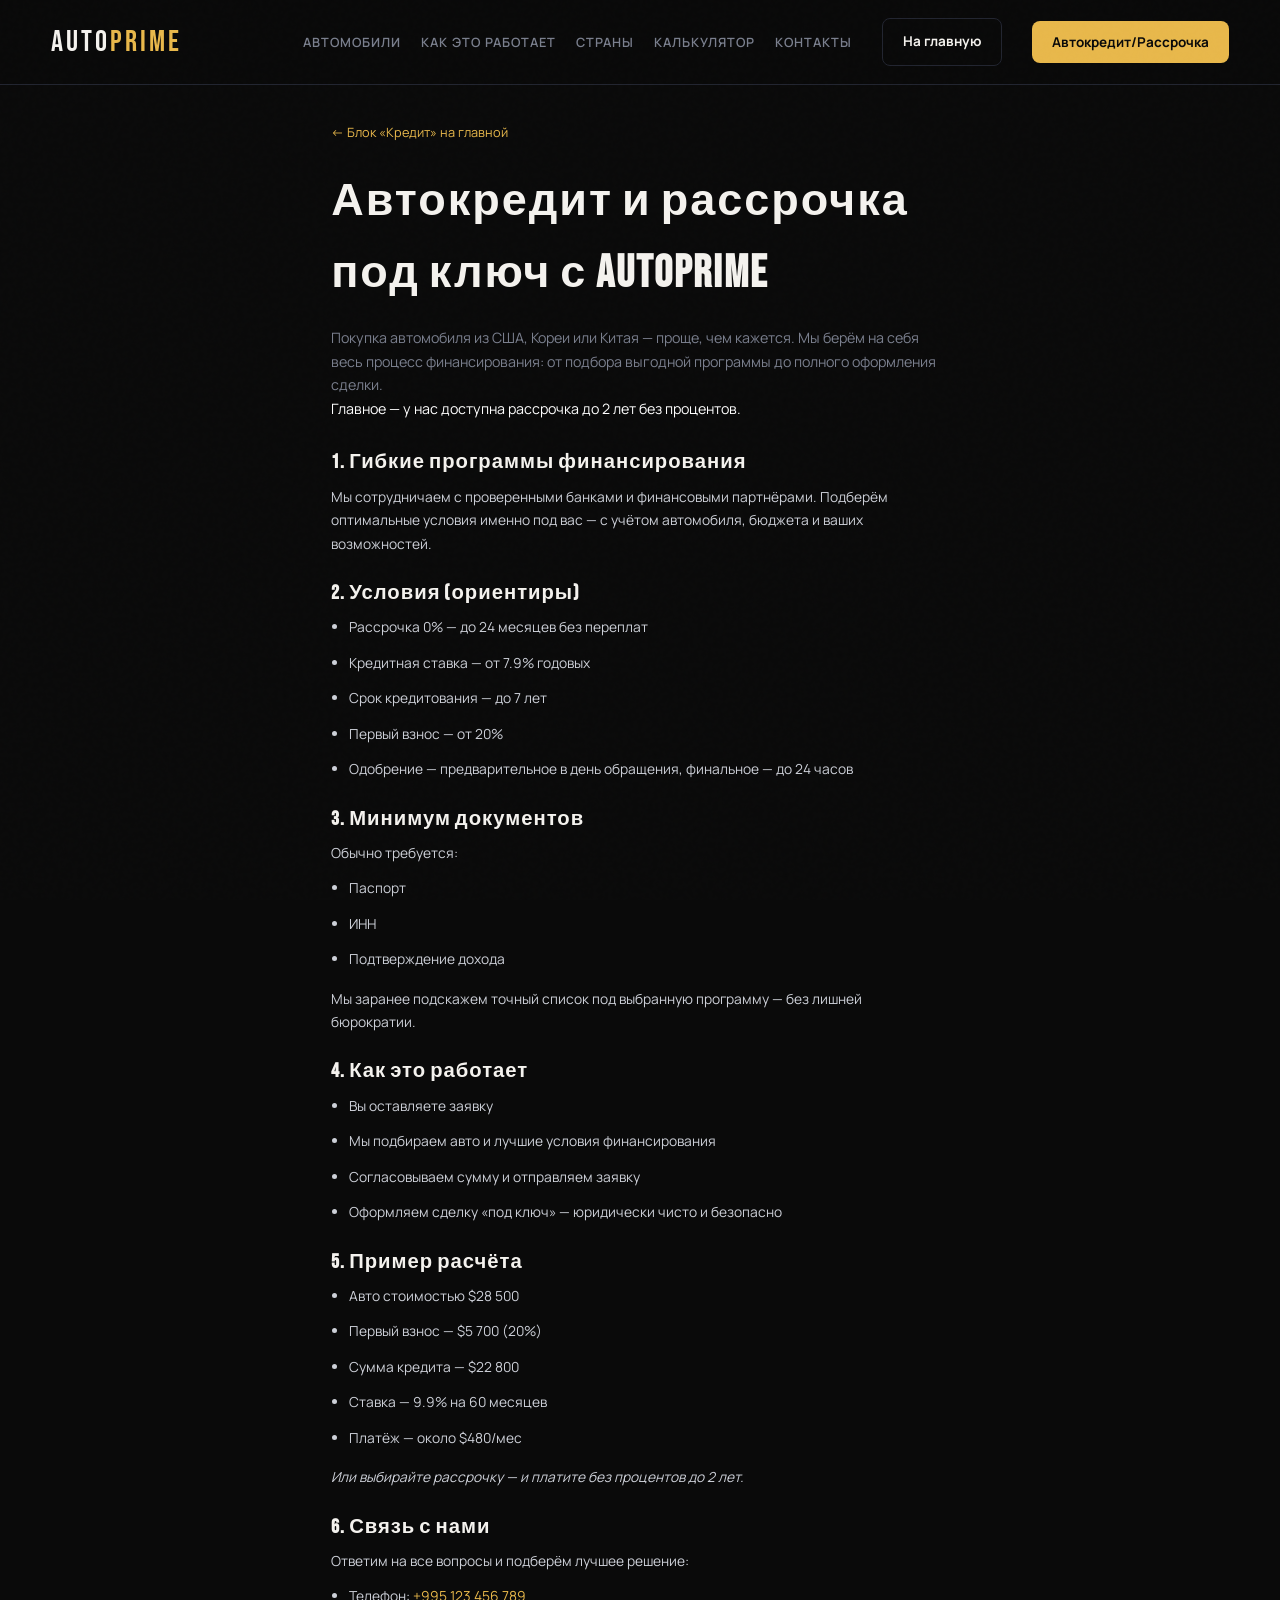
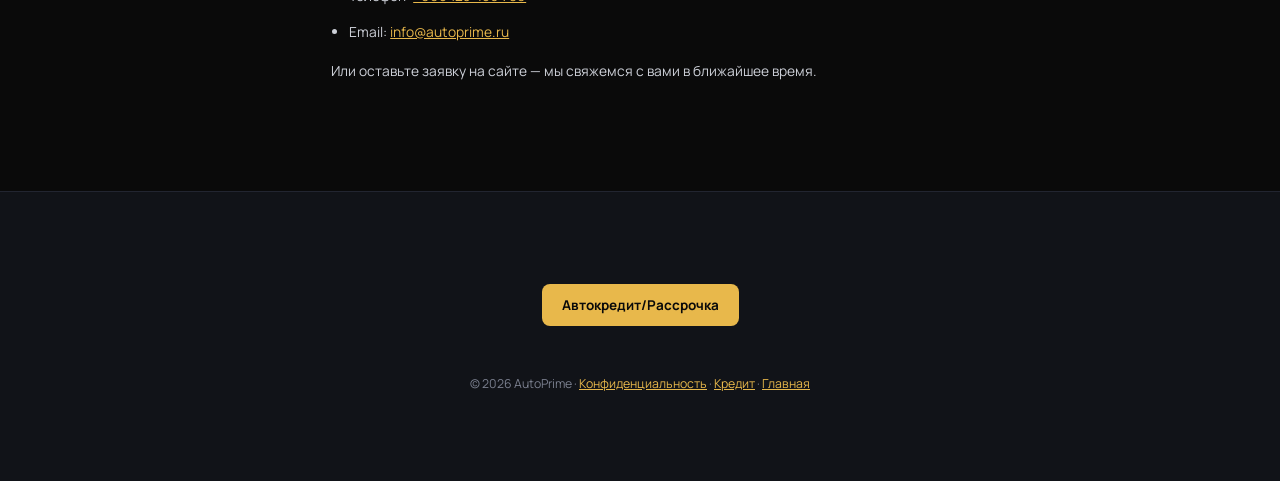
<file: credit-info.html>
<!DOCTYPE html>
<html lang="ru">
<head>
<meta charset="UTF-8">
<meta name="viewport" content="width=device-width, initial-scale=1.0">
<title>Кредит на пригон автомобиля — AutoPrime</title>
<link rel="preconnect" href="https://fonts.googleapis.com">
<link rel="preconnect" href="https://fonts.gstatic.com" crossorigin>
<link href="https://fonts.googleapis.com/css2?family=Bebas+Neue&family=Manrope:wght@300;400;500;600;700;800&display=swap" rel="stylesheet">
<link rel="stylesheet" href="css/autoprime.css">
</head>
<body>

<header>
  <div class="layout-shell--header">
    <a href="index.html#top" class="logo">AUTO<span>PRIME</span></a>
    <div class="header-nav-wrapp">
      <nav class="header-nav">
        <a href="index.html#cars">Автомобили</a>
        <a href="index.html#howit">Как это работает</a>
        <a href="index.html#countries">Страны</a>
        <a href="index.html#calc">Калькулятор</a>
        <a href="index.html#contact">Контакты</a>
      </nav>
      <a href="index.html#top" class="btn btn-outline">На главную</a>
      <button class="btn btn-primary" onclick="openModal()">Автокредит/Рассрочка</button>
    </div>
    
    <div class="burger">
      <span></span>
    </div>
  </div>
</header>

<main class="page-simple">
  <div class="layout-shell page-simple__inner">
    <a href="index.html#credit" class="back-link">← Блок «Кредит» на главной</a>
    <h1>Автокредит и рассрочка под ключ с AutoPrime</h1>
    <p class="lead">Покупка автомобиля из США, Кореи или Китая — проще, чем кажется. Мы берём на 
      себя весь процесс финансирования: от подбора выгодной программы до полного оформления сделки.<br>
      <span style="color: #fff">Главное — у нас доступна рассрочка до 2 лет без процентов.</span>
    </p>
    <section>
      <h2>1. Гибкие программы финансирования</h2>
      <p>Мы сотрудничаем с проверенными банками и финансовыми партнёрами. Подберём оптимальные условия именно под вас — с учётом автомобиля, бюджета и ваших возможностей.</p>
    </section>

    <section>
      <h2>2. Условия (ориентиры)</h2>
      <ul>
        <li>Рассрочка 0% — до 24 месяцев без переплат</li>
        <li>Кредитная ставка — от 7.9% годовых</li>
        <li>Срок кредитования — до 7 лет</li>
        <li>Первый взнос — от 20%</li>
        <li>Одобрение — предварительное в день обращения, финальное — до 24 часов</li>
      </ul>
    </section>

    <section>
      <h2>3. Минимум документов</h2>
      <p>Обычно требуется:</p>
      <ul>
        <li>Паспорт</li>
        <li>ИНН</li>
        <li>Подтверждение дохода</li>
      </ul>
      <p>Мы заранее подскажем точный список под выбранную программу — без лишней бюрократии.</p>
    </section>

    <section>
      <h2>4. Как это работает</h2>
      <ul>
        <li>Вы оставляете заявку</li>
        <li>Мы подбираем авто и лучшие условия финансирования</li>
        <li>Согласовываем сумму и отправляем заявку</li>
        <li>Оформляем сделку «под ключ» — юридически чисто и безопасно</li>
      </ul>
    </section>

    <section>
      <h2>5. Пример расчёта</h2>
      <ul>
        <li>Авто стоимостью $28 500</li>
        <li>Первый взнос — $5 700 (20%)</li>
        <li>Сумма кредита — $22 800</li>
        <li>Ставка — 9.9% на 60 месяцев</li>
        <li>Платёж — около $480/мес</li>
      </ul>
      <p><i>Или выбирайте рассрочку — и платите без процентов до 2 лет.</i></p>
    </section>

    <section>
      <h2>6. Связь с нами</h2>
      <p>Ответим на все вопросы и подберём лучшее решение:</p>
      <ul>
        <li>Телефон: <a href="">+995 123 456 789</a></li>
        <li>Email: <a href="">info@autoprime.ru</a></li>
      </ul>
      <p>Или оставьте заявку на сайте — мы свяжемся с вами в ближайшее время.</p>
    </section>
  </div>
</main>

<footer>
  <div class="layout-shell" style="padding: 32px 0 48px;">
    <div class="footer-inner" style="display: flex; justify-content: center;">
      <button class="btn btn-primary" onclick="openModal()">Автокредит/Рассрочка</button>
    </div>
    <p style="font-size: 0.82rem; color: var(--muted); line-height: 1.6; text-align: center;">
      © 2026 AutoPrime ·
      <a href="privacy.html" style="color: var(--accent);">Конфиденциальность</a> ·
      <a href="credit-info.html" style="color: var(--accent);">Кредит</a> ·
      <a href="index.html" style="color: var(--accent);">Главная</a>
    </p>
  </div>
</footer>

<!-- MODAL -->
<div class="modal-overlay" id="modal">
  <form class="modal" id="modalForm" method="POST">
    <button class="modal-close" onclick="closeModal()">×</button>
    <h3>БЕСПЛАТНАЯ КОНСУЛЬТАЦИЯ</h3>
    <p>Оставьте номер телефона — менеджер перезвонит в течение 15 минут</p>
    <div class="form-group" style="margin-bottom:16px;" id="fg-mname">
      <label>Имя</label>
      <input type="text" name="name" id="mname" placeholder="Ваше имя" autocomplete="name">
      <div class="field-error" id="err-mname">Укажите имя</div>
    </div>
    <div class="form-group" style="margin-bottom:24px;" id="fg-mphone">
      <label>Телефон</label>
      <input type="tel" name="phone" class="phone-input" id="mphone" placeholder="+995 ___-__-__" autocomplete="tel">
      <div class="field-error" id="err-mphone">Укажите корректный номер</div>
    </div>
    <button type="submit" class="btn btn-primary pulse" style="width:100%; justify-content:center;">Перезвоните мне →</button>
    <div class="success-msg" id="modalSuccess">✅ Спасибо! Мы свяжемся с вами в ближайшее время.</div>
  </form>
</div>

<script src="js/main.js"></script>
<script src="js/send-form.js"></script>
<script>
  const burger = document.querySelector('.burger');
  const nav = document.querySelector('.header-nav-wrapp');

  if (burger && nav) {

    burger.addEventListener('click', () => {
      burger.classList.toggle('active');
      nav.classList.toggle('active');
      document.body.classList.toggle('lock');
    });

    nav.addEventListener('click', (e) => {
      if (e.target.closest('a')) {
        burger.classList.remove('active');
        nav.classList.remove('active');
        document.body.classList.remove('lock');
      }
    });

  }
</script>
</body>
</html>
</file>
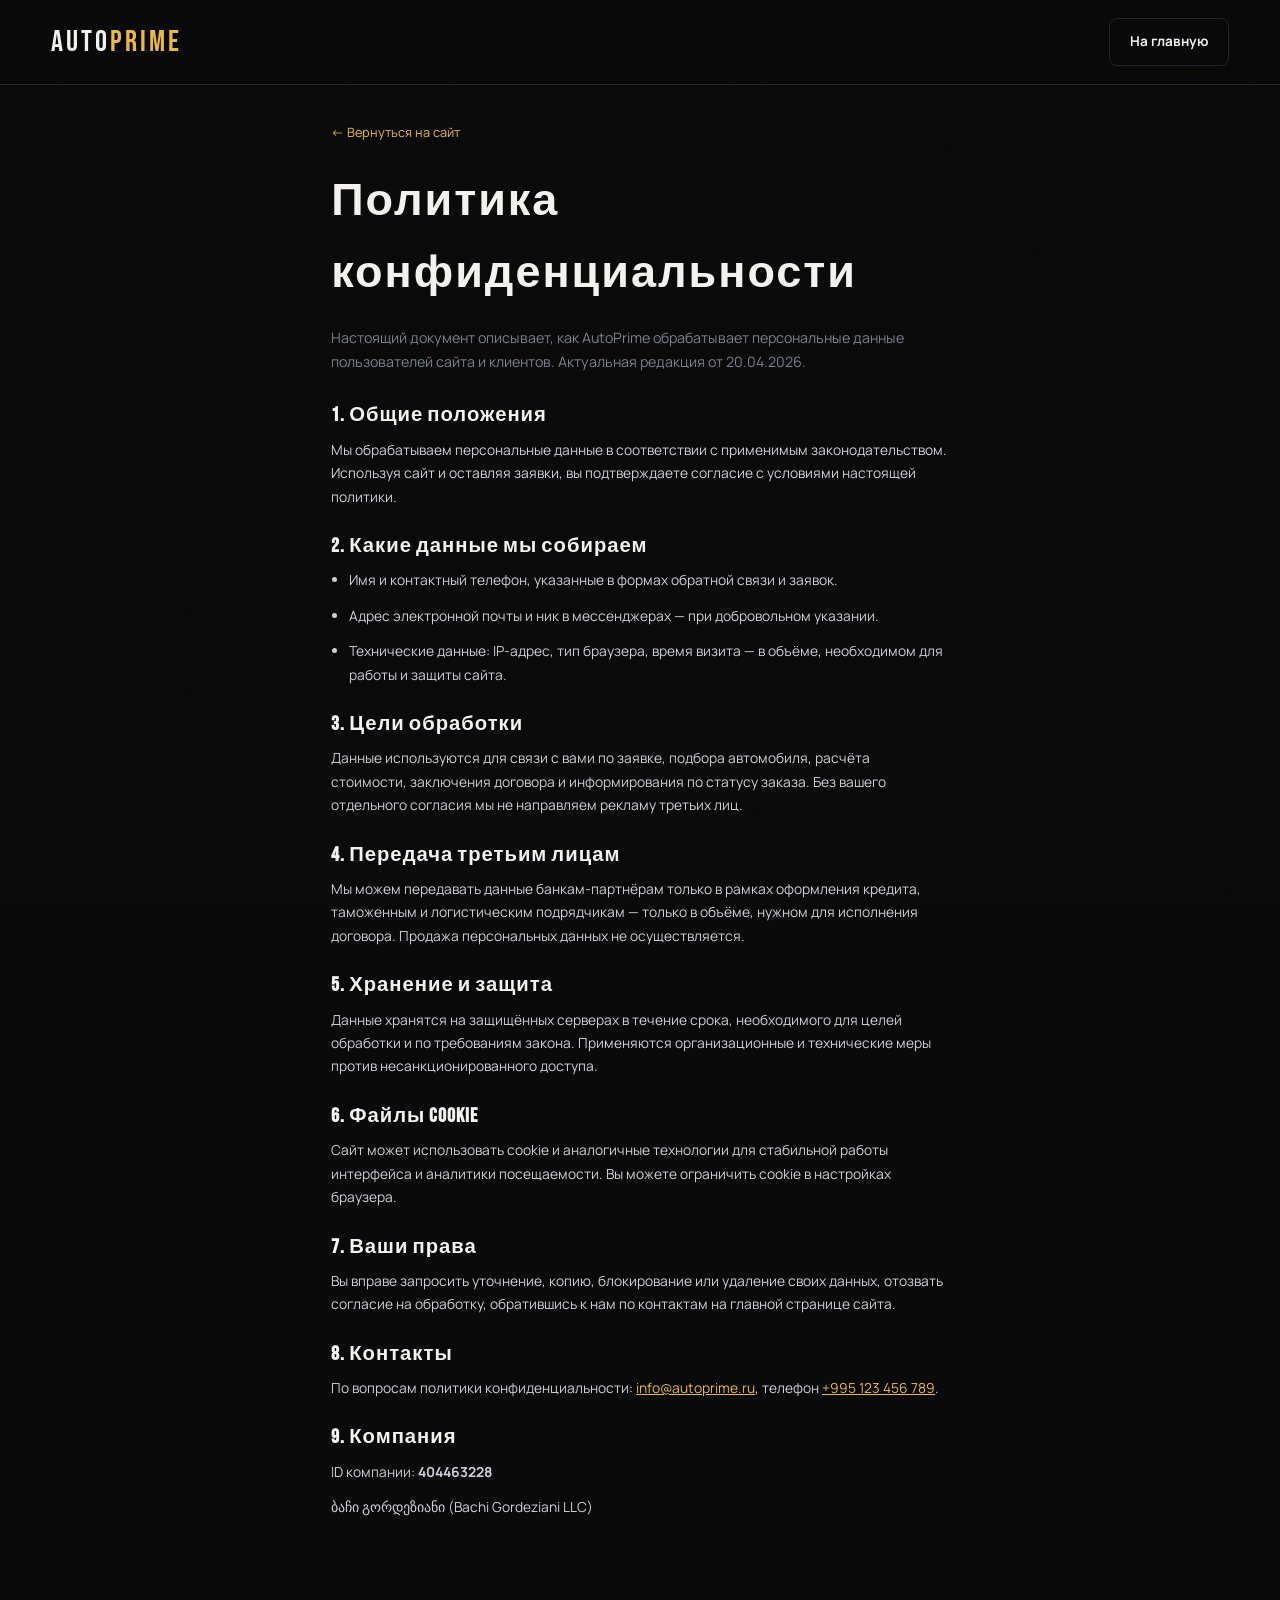
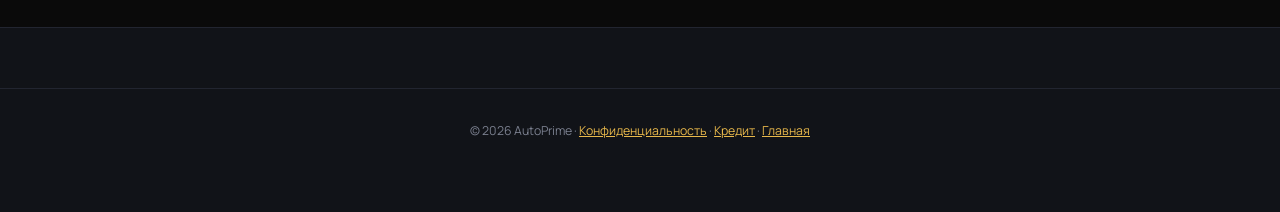
<file: privacy.html>
<!DOCTYPE html>
<html lang="ru">
<head>
<meta charset="UTF-8">
<meta name="viewport" content="width=device-width, initial-scale=1.0">
<title>Политика конфиденциальности — AutoPrime</title>
<link rel="preconnect" href="https://fonts.googleapis.com">
<link rel="preconnect" href="https://fonts.gstatic.com" crossorigin>
<link href="https://fonts.googleapis.com/css2?family=Bebas+Neue&family=Manrope:wght@300;400;500;600;700;800&display=swap" rel="stylesheet">
<link rel="stylesheet" href="css/autoprime.css">
</head>
<body>

<header>
  <div class="layout-shell--header">
    <a href="index.html#top" class="logo">AUTO<span>PRIME</span></a>
    <a href="index.html#top" class="btn btn-outline">На главную</a>
  </div>
</header>

<main class="page-simple">
  <div class="layout-shell page-simple__inner">
    <a href="index.html#contact" class="back-link">← Вернуться на сайт</a>
    <h1>Политика конфиденциальности</h1>
    <p class="lead">Настоящий документ описывает, как AutoPrime обрабатывает персональные данные пользователей сайта и клиентов. Актуальная редакция от 20.04.2026.</p>

    <section>
      <h2>1. Общие положения</h2>
      <p>Мы обрабатываем персональные данные в соответствии с применимым законодательством. Используя сайт и оставляя заявки, вы подтверждаете согласие с условиями настоящей политики.</p>
    </section>

    <section>
      <h2>2. Какие данные мы собираем</h2>
      <ul>
        <li>Имя и контактный телефон, указанные в формах обратной связи и заявок.</li>
        <li>Адрес электронной почты и ник в мессенджерах — при добровольном указании.</li>
        <li>Технические данные: IP-адрес, тип браузера, время визита — в объёме, необходимом для работы и защиты сайта.</li>
      </ul>
    </section>

    <section>
      <h2>3. Цели обработки</h2>
      <p>Данные используются для связи с вами по заявке, подбора автомобиля, расчёта стоимости, заключения договора и информирования по статусу заказа. Без вашего отдельного согласия мы не направляем рекламу третьих лиц.</p>
    </section>

    <section>
      <h2>4. Передача третьим лицам</h2>
      <p>Мы можем передавать данные банкам-партнёрам только в рамках оформления кредита, таможенным и логистическим подрядчикам — только в объёме, нужном для исполнения договора. Продажа персональных данных не осуществляется.</p>
    </section>

    <section>
      <h2>5. Хранение и защита</h2>
      <p>Данные хранятся на защищённых серверах в течение срока, необходимого для целей обработки и по требованиям закона. Применяются организационные и технические меры против несанкционированного доступа.</p>
    </section>

    <section>
      <h2>6. Файлы cookie</h2>
      <p>Сайт может использовать cookie и аналогичные технологии для стабильной работы интерфейса и аналитики посещаемости. Вы можете ограничить cookie в настройках браузера.</p>
    </section>

    <section>
      <h2>7. Ваши права</h2>
      <p>Вы вправе запросить уточнение, копию, блокирование или удаление своих данных, отозвать согласие на обработку, обратившись к нам по контактам на главной странице сайта.</p>
    </section>

    <section>
      <h2>8. Контакты</h2>
      <p>По вопросам политики конфиденциальности: <a href="mailto:info@autoprime.ru">info@autoprime.ru</a>, телефон <a href="tel:+995 123 456 789">+995 123 456 789</a>.</p>
    </section>

     <section>
      <h2>9. Компания</h2>
      <p>ID компании: <b>404463228</b></p>
      <p>ბაჩი გორდეზიანი (Bachi Gordeziani LLC)</p>
    </section>
  </div>
</main>

<footer>
  <div class="layout-shell" style="padding: 32px 0 32px; text-align: center; border-top: 1px solid var(--border);">
    <p style="font-size: 0.82rem; color: var(--muted); line-height: 1.6;">
      © 2026 AutoPrime ·
      <a href="privacy.html" style="color: var(--accent);">Конфиденциальность</a> ·
      <a href="credit-info.html" style="color: var(--accent);">Кредит</a> ·
      <a href="index.html" style="color: var(--accent);">Главная</a>
    </p>
  </div>
</footer>
<script src="js/main.js"></script>
</body>
</html>
</file>
<file: css/autoprime.css>
:root {
    --black: #0a0a0a;
    --dark: #111318;
    --card: #16191f;
    --border: #222530;
    --accent: #e8b84b;
    --accent2: #ff4c29;
    --white: #f4f2ee;
    --muted: #7a7f8e;
    --text: #cdd0d8;
    --radius: 12px;
    --layout-max: 1920px;
    --layout-pad: clamp(24px, 4vw, 56px);
  }

  /* Единая сетка: контент не шире 1920px, отступы по бокам одинаковые */
  .layout-shell {
    width: 100%;
    max-width: var(--layout-max);
    margin-left: auto;
    margin-right: auto;
    padding-left: var(--layout-pad);
    padding-right: var(--layout-pad);
    box-sizing: border-box;
  }
  .layout-shell--header {
    display: flex;
    align-items: center;
    justify-content: space-between;
    gap: 24px;
    max-width: var(--layout-max);
    margin-left: auto;
    margin-right: auto;
    padding: 18px var(--layout-pad);
    width: 100%;
    box-sizing: border-box;
  }

  *, *::before, *::after { box-sizing: border-box; margin: 0; padding: 0; }

  html {
    scroll-behavior: smooth;
    font-size: 15px;
  }

  body {
    background: var(--black);
    color: var(--text);
    font-family: 'Manrope', sans-serif;
    font-size: 1rem;
    line-height: 1.6;
    overflow-x: hidden;
  }

  /* ── NOISE OVERLAY ── */
  body::before {
    content: '';
    position: fixed;
    inset: 0;
    background-image: url("data:image/svg+xml,%3Csvg viewBox='0 0 200 200' xmlns='http://www.w3.org/2000/svg'%3E%3Cfilter id='n'%3E%3CfeTurbulence type='fractalNoise' baseFrequency='0.9' numOctaves='4' stitchTiles='stitch'/%3E%3C/filter%3E%3Crect width='100%25' height='100%25' filter='url(%23n)' opacity='0.03'/%3E%3C/svg%3E");
    pointer-events: none;
    z-index: 9999;
    opacity: .4;
  }

  /* ── HEADER ── */
  header {
    position: fixed;
    top: 0; left: 0; right: 0;
    z-index: 100;
    background: rgba(10,10,10,.85);
    backdrop-filter: blur(16px);
    border-bottom: 1px solid var(--border);
  }
  .layout-shell--header .header-nav-wrapp {
    display: flex;
    align-items: center;
    gap: 30px;
  }
  .logo {
    font-family: 'Bebas Neue', sans-serif;
    font-size: 2rem;
    color: var(--white);
    letter-spacing: 3px;
    text-decoration: none;
  }
  .logo span { color: var(--accent); }

  nav { display: flex; gap: 20px; align-items: center; }
  nav a {
    color: var(--muted);
    text-decoration: none;
    font-size: .85rem;
    font-weight: 600;
    letter-spacing: 1px;
    text-transform: uppercase;
    transition: color .2s;
  }
  nav a:hover { color: var(--white); }
  .layout-shell--header .burger {
      display: none;
  }
  .btn {
    display: inline-flex;
    align-items: center;
    gap: 8px;
    padding: 12px 20px;
    border-radius: 8px;
    font-family: 'Manrope', sans-serif;
    font-weight: 700;
    font-size: .9rem;
    text-align: center;
    cursor: pointer;
    transition: all .25s;
    border: none;
    text-decoration: none;
  }
  .btn-outline {
    background: transparent;
    color: var(--white);
    border: 1.5px solid var(--border);
  }
  .btn-outline:hover { border-color: var(--accent); color: var(--accent); }
  /* Все основные CTA — один цвет (золотой акцент) */
  .btn-red,
  .btn-primary {
    background: var(--accent);
    color: var(--black);
  }
  .btn-red:hover,
  .btn-primary:hover {
    background: #f5c96a;
    transform: translateY(-2px);
    box-shadow: 0 8px 32px rgba(232,184,75,.35);
  }
  .btn-secondary {
    display: block;
    color: var(--text);
    border: 1px solid var(--white);
    transition: all .25s;
    padding: 8px 20px;
  }
  .btn-secondary:hover {
    color: var(--accent);
    border: 1px solid var(--accent);
  }
  /* ── HERO (cinematic) ── */
  .hero {
    min-height: 100vh;
    min-height: 100dvh;
    display: flex;
    align-items: center;
    padding: 120px var(--layout-pad) 72px;
    position: relative;
    overflow: hidden;
  }

  .hero-photo {
    position: absolute;
    inset: 0;
    z-index: 0;
  }
  .hero-photo img {
    width: 100%;
    height: 100%;
    object-fit: cover;
    transform: scale(1.08);
    animation: heroKenburns 22s ease-in-out infinite alternate;
  }
  @keyframes heroKenburns {
    0% { transform: scale(1.06) translate(0, 0); }
    100% { transform: scale(1.12) translate(-1.5%, 1%); }
  }

  .hero-scrim {
    position: absolute;
    inset: 0;
    z-index: 1;
    background:
      linear-gradient(105deg, rgba(6,7,10,.97) 0%, rgba(6,7,10,.88) 38%, rgba(6,7,10,.45) 62%, rgba(6,7,10,.25) 100%),
      radial-gradient(ellipse 90% 80% at 20% 50%, rgba(232,184,75,.12) 0%, transparent 55%);
  }

  .hero-veil {
    position: absolute;
    inset: 0;
    z-index: 1;
    background: linear-gradient(180deg, transparent 0%, rgba(10,10,10,.85) 100%);
    pointer-events: none;
  }

  .hero-grid-fine {
    position: absolute;
    inset: 0;
    z-index: 2;
    opacity: .35;
    background-image:
      linear-gradient(rgba(255,255,255,.03) 1px, transparent 1px),
      linear-gradient(90deg, rgba(255,255,255,.03) 1px, transparent 1px);
    background-size: 48px 48px;
    mask-image: linear-gradient(90deg, black 0%, black 45%, transparent 85%);
    pointer-events: none;
  }

  .hero-glow {
    position: absolute;
    width: min(90vw, 720px);
    height: min(90vw, 720px);
    right: -15%;
    top: 50%;
    transform: translateY(-50%);
    z-index: 2;
    background: radial-gradient(circle, rgba(232,184,75,.18) 0%, rgba(255,76,41,.06) 40%, transparent 70%);
    filter: blur(40px);
    pointer-events: none;
    animation: heroGlowPulse 8s ease-in-out infinite;
  }
  @keyframes heroGlowPulse {
    0%, 100% { opacity: .75; transform: translateY(-50%) scale(1); }
    50% { opacity: 1; transform: translateY(-50%) scale(1.05); }
  }

  .hero-inner {
    position: relative;
    z-index: 4;
    width: 100%;
    max-width: var(--layout-max);
    margin: 0 auto;
    display: grid;
    grid-template-columns: minmax(0, 1.05fr) minmax(0, .95fr);
    gap: clamp(32px, 5vw, 64px);
    align-items: center;
  }

  .hero-content { max-width: 640px; }

  .hero-badge {
    display: inline-flex;
    align-items: center;
    gap: 10px;
    background: rgba(255,255,255,.06);
    backdrop-filter: blur(12px);
    -webkit-backdrop-filter: blur(12px);
    border: 1px solid rgba(255,255,255,.12);
    color: var(--accent);
    padding: 8px 18px;
    border-radius: 100px;
    font-size: .78rem;
    font-weight: 700;
    letter-spacing: 2px;
    text-transform: uppercase;
    margin-bottom: 24px;
    animation: fadeDown .6s ease both;
    box-shadow: 0 8px 32px rgba(0,0,0,.35);
  }
  .hero-badge-dot {
    width: 8px;
    height: 8px;
    border-radius: 50%;
    background: var(--accent);
    box-shadow: 0 0 12px var(--accent);
    animation: badgeDot 2s ease-in-out infinite;
  }
  @keyframes badgeDot {
    0%, 100% { opacity: 1; transform: scale(1); }
    50% { opacity: .6; transform: scale(.85); }
  }

  .hero h1 {
    font-family: 'Bebas Neue', sans-serif;
    font-size: clamp(3.2rem, 8vw, 7rem);
    line-height: .92;
    color: var(--white);
    letter-spacing: 3px;
    margin-bottom: 24px;
    animation: fadeUp .7s ease .1s both;
  }
  .hero h1 .accent {
    background: linear-gradient(105deg, var(--accent) 0%, #fff6dd 50%, var(--accent) 100%);
    background-size: 220% 100%;
    -webkit-background-clip: text;
    background-clip: text;
    color: transparent;
    animation: accentShine 6s ease-in-out infinite;
  }
  @keyframes accentShine {
    0%, 100% { background-position: 0% 50%; }
    50% { background-position: 100% 50%; }
  }
  .hero h1 .stroke {
    -webkit-text-stroke: 1.5px var(--white);
    color: transparent;
    animation: strokePulse 4s ease-in-out infinite;
  }
  @keyframes strokePulse {
    0%, 100% { opacity: 1; -webkit-text-stroke-color: var(--white); }
    50% { opacity: .92; -webkit-text-stroke-color: rgba(232,184,75,.55); }
  }

  .hero-line {
    width: 72px;
    height: 4px;
    border-radius: 4px;
    background: linear-gradient(90deg, var(--accent), var(--accent2));
    margin-bottom: 20px;
    animation: lineGrow .9s ease .15s both;
    box-shadow: 0 0 20px rgba(232,184,75,.4);
  }
  @keyframes lineGrow {
    from { transform: scaleX(0); transform-origin: left; opacity: 0; }
    to { transform: scaleX(1); opacity: 1; }
  }

  .hero-sub {
    font-size: 1.12rem;
    color: rgba(205,208,216,.92);
    max-width: 520px;
    margin-bottom: 36px;
    animation: fadeUp .7s ease .2s both;
    line-height: 1.75;
  }

  .hero-ctas {
    display: flex;
    gap: 14px;
    flex-wrap: wrap;
    animation: fadeUp .7s ease .3s both;
  }

  .hero-stats {
    display: flex;
    gap: clamp(20px, 4vw, 40px);
    margin-top: 40px;
    padding: 22px 26px;
    background: rgba(8,9,12,.55);
    backdrop-filter: blur(16px);
    -webkit-backdrop-filter: blur(16px);
    border: 1px solid rgba(255,255,255,.08);
    border-radius: 16px;
    animation: fadeUp .7s ease .4s both;
    box-shadow: 0 16px 48px rgba(0,0,0,.4);
  }
  .stat-num {
    font-family: 'Bebas Neue', sans-serif;
    font-size: clamp(2rem, 4vw, 2.6rem);
    color: var(--white);
    line-height: 1;
  }
  .stat-num span { color: var(--accent); }
  .stat-label { font-size: .72rem; color: var(--muted); text-transform: uppercase; letter-spacing: 1.2px; margin-top: 6px; }

  /* Hero visual column */
  .hero-showcase {
    position: relative;
    min-height: 420px;
    animation: fadeUp .85s ease .25s both;
  }
  .hero-showcase-main {
    position: relative;
    border-radius: 20px;
    overflow: hidden;
    border: 1px solid rgba(255,255,255,.12);
    box-shadow:
      0 24px 80px rgba(0,0,0,.55),
      0 0 0 1px rgba(232,184,75,.15),
      inset 0 0 60px rgba(0,0,0,.3);
    aspect-ratio: 4/3;
  }
  .hero-showcase-main img {
    width: 100%;
    height: 100%;
    object-fit: cover;
    display: block;
    transition: transform .6s ease;
  }
  .hero-showcase-main:hover img { transform: scale(1.04); }
  .hero-showcase-main::after {
    content: '';
    position: absolute;
    inset: 0;
    background: linear-gradient(180deg, transparent 40%, rgba(6,7,10,.85) 100%);
    pointer-events: none;
  }
  .hero-showcase-caption {
    position: absolute;
    bottom: 16px;
    left: 16px;
    right: 16px;
    z-index: 2;
    display: flex;
    align-items: center;
    justify-content: space-between;
    gap: 12px;
    font-size: .8rem;
    font-weight: 700;
    letter-spacing: 2px;
    text-transform: uppercase;
    color: var(--white);
  }
  .hero-showcase-caption span {
    color: var(--accent);
    font-size: .72rem;
  }

  .hero-float {
    position: absolute;
    width: 42%;
    max-width: 200px;
    border-radius: 14px;
    overflow: hidden;
    border: 1px solid rgba(255,255,255,.15);
    box-shadow: 0 16px 40px rgba(0,0,0,.5);
    z-index: 3;
    animation: floatY 6s ease-in-out infinite;
  }
  .hero-float img { width: 100%; height: 100%; object-fit: cover; display: block; aspect-ratio: 3/2; }
  .hero-float--a { top: -6%; right: -4%; animation-delay: 0s; }
  .hero-float--b { bottom: 8%; left: -8%; animation-delay: -3s; }
  @keyframes floatY {
    0%, 100% { transform: translateY(0); }
    50% { transform: translateY(-10px); }
  }

  .hero-showcase-ring {
    position: absolute;
    inset: -8px;
    border-radius: 24px;
    border: 1px solid rgba(232,184,75,.2);
    pointer-events: none;
    z-index: 0;
  }

  /* ── SCROLLING TICKER ── */
  .ticker-wrap {
    background: var(--accent);
    padding: 14px 0;
    overflow: hidden;
    display: flex;
  }
  .ticker {
    display: flex;
    gap: 0;
    animation: ticker 25s linear infinite;
    white-space: nowrap;
  }
  .ticker-item {
    display: inline-flex;
    align-items: center;
    gap: 16px;
    color: var(--black);
    font-weight: 800;
    font-size: .85rem;
    letter-spacing: 1.5px;
    text-transform: uppercase;
    padding: 0 40px;
  }
  .ticker-dot { width: 6px; height: 6px; background: var(--black); border-radius: 50%; opacity: .4; }

  /* ── SECTION COMMON ── */
  section:not(.hero) {
    padding-top: 100px;
    padding-bottom: 100px;
  }
  .reviews-section {
    background: var(--dark);
  }
  .section-head--center {
    text-align: center;
    margin-left: auto;
    margin-right: auto;
  }
  .section-head--center p {
    margin-left: auto;
    margin-right: auto;
    max-width: 560px;
  }
  .section-label {
    font-size: .75rem;
    font-weight: 700;
    letter-spacing: 3px;
    text-transform: uppercase;
    color: var(--accent);
    margin-bottom: 16px;
  }
  h2 {
    font-family: 'Bebas Neue', sans-serif;
    font-size: clamp(2.5rem, 5vw, 4.5rem);
    color: var(--white);
    line-height: 1;
    letter-spacing: 1px;
  }
  .section-head { margin-bottom: 60px; }
  .section-head p { color: var(--muted); margin-top: 16px; max-width: 500px; font-size: 1rem; }

  /* ── CAR SLIDER ── */
  .cars-section { background: var(--dark); }

  .slider-container { position: relative; overflow: hidden; }
  .slider-track {
    display: flex;
    gap: 24px;
    /* transition: transform .5s cubic-bezier(.4,0,.2,1); */
  }
  /* контейнер */
  .mySwiper {
    padding-bottom: 60px !important;
  }
  /* пагінація вниз */
  .swiper-pagination {
    bottom: 25px !important;
  }
  .swiper-pagination-bullet {
    background: #999 !important;
  }
  .swiper-pagination-bullet-active {
    background: var(--accent) !important;
  }
  /* блок навігації під слайдом */
  .swiper-nav {
    margin: 20px auto 0;
    display: flex;
    justify-content: center;
    gap: 20px;
    position: relative;
    max-width: 280px;
  }

  /* прибираємо дефолтні стрілки */
  .swiper-button-prev::after,
  .swiper-button-next::after {
    display: none;
    position: absolute;
  }

  /* кастом стрілки */
  .custom-prev,
  .custom-next {
    width: 48px !important;
    height: 48px !important;
    border-radius: 50%;
    background: var(--card);
    border: 1px solid var(--border);
    display: flex;
    align-items: center;
    justify-content: center;
    cursor: pointer;
    transition: .3s;
  }

  /* іконки */
  .custom-prev::before,
  .custom-next::before {
    content: '';
    width: 12px;
    height: 12px;
    border-top: 2px solid #fff;
    border-right: 2px solid #fff;
  }

  /* стрілка вліво */
  .custom-prev::before {
    transform: rotate(-135deg);
    margin-left: 3px;
  }

  /* стрілка вправо */
  .custom-next::before {
    transform: rotate(45deg);
    margin-right: 3px;
  }

  /* hover */
  .custom-prev:hover,
  .custom-next:hover {
    background: var(--accent); 
    color: var(--black); 
    border-color: var(--accent);
  }

  /* пагінація */
  .swiper-pagination-bullet {
    background: #999;
    opacity: 1;
  }

  .swiper-pagination-bullet-active {
    background: #e63946;
  }

  .car-card {
    max-width: 100%;
    background: var(--card);
    border: 1px solid var(--border);
    border-radius: 16px;
    overflow: hidden;
    position: relative;
    transition: transform .3s, box-shadow .3s;
    cursor: pointer;
    flex-shrink: 0;
  }
  .car-card:hover {
    transform: translateY(-6px);
    box-shadow: 0 20px 60px rgba(0,0,0,.5);
  }

  .car-img {
    width: 100%;
    height: 220px;
    background: linear-gradient(135deg, #1a1d25 0%, #222530 100%);
    position: relative;
    overflow: hidden;
  }
  .car-img img {
    position: absolute;
    inset: 0;
    width: 100%;
    height: 100%;
    object-fit: cover;
  }
  .car-img::after {
    content: '';
    position: absolute;
    bottom: 0; left: 0; right: 0;
    height: 70px;
    background: linear-gradient(transparent, var(--card));
    z-index: 1;
    pointer-events: none;
  }

  .car-badge-country {
    z-index: 2;
    position: absolute;
    top: 16px; right: 16px;
    background: rgba(10,10,10,.85);
    border: 1px solid var(--border);
    padding: 4px 12px;
    border-radius: 100px;
    font-size: .72rem;
    font-weight: 700;
    letter-spacing: 1px;
    text-transform: uppercase;
    color: var(--white);
  }

  .car-badge-hot {
    z-index: 2;
    position: absolute;
    top: 16px; left: 16px;
    background: var(--accent2);
    padding: 4px 12px;
    border-radius: 100px;
    font-size: .7rem;
    font-weight: 800;
    letter-spacing: 1px;
    text-transform: uppercase;
    color: #fff;
  }

  .car-info { padding: 24px; }
  .car-name {
    font-family: 'Bebas Neue', sans-serif;
    font-size: 1.8rem;
    color: var(--white);
    letter-spacing: 1px;
    margin-bottom: 4px;
  }
  .car-year { font-size: .8rem; color: var(--muted); margin-bottom: 16px; }

  .car-specs {
    display: flex;
    gap: 16px;
    margin-bottom: 20px;
  }
  .spec {
    display: flex;
    flex-direction: column;
    gap: 2px;
  }
  .spec-val { font-size: .9rem; font-weight: 700; color: var(--white); }
  .spec-key { font-size: .7rem; color: var(--muted); text-transform: uppercase; letter-spacing: .5px; }

  .car-prices {
    display: flex;
    justify-content: space-between;
    align-items: center;
    gap: 12px;
    padding-top: 16px;
    border-top: 1px solid var(--border);
  }
  .price-label { font-size: .7rem; color: var(--muted); text-transform: uppercase; letter-spacing: 1px; }
  .price-val {
    font-family: 'Bebas Neue', sans-serif;
    font-size: 1.8rem;
    color: var(--accent);
    letter-spacing: 1px;
    line-height: 1;
  }
  .price-sub { font-size: .75rem; color: var(--muted); margin-top: 2px; }

  /* .slider-nav {
    display: flex;
    flex-wrap: wrap;
    gap: 12px;
    margin-top: 40px;
    justify-content: center;
    align-items: center;
  }
  .slider-btn {
    width: 48px; height: 48px;
    border-radius: 50%;
    background: var(--card);
    border: 1px solid var(--border);
    color: var(--white);
    font-size: 1.2rem;
    cursor: pointer;
    display: flex;
    align-items: center;
    justify-content: center;
    transition: all .2s;
  }
  .slider-btn:hover { background: var(--accent); color: var(--black); border-color: var(--accent); }
  .layout-shell--header .burger {
    display: none;
  }
  .slider-dots {
    display: flex;
    gap: 8px;
    align-items: center;
  }
  .dot {
    width: 8px; height: 8px;
    border-radius: 50%;
    background: var(--border);
    cursor: pointer;
    transition: all .3s;
    border: none;
    padding: 0;
    flex-shrink: 0;
  }
  .dot:focus-visible { outline: 2px solid var(--accent); outline-offset: 2px; }
  .dot.active { background: var(--accent); width: 24px; border-radius: 4px; } */

  /* ── HOW IT WORKS ── */
  .steps-grid {
    display: grid;
    grid-template-columns: repeat(auto-fit, minmax(200px, 1fr));
    gap: 2px;
    background: var(--border);
    border: 1px solid var(--border);
    border-radius: 16px;
    overflow: hidden;
  }
  .step {
    background: var(--card);
    padding: 40px 32px;
    position: relative;
    transition: background .3s;
  }
  .step:hover { background: #1c2028; }
  .step-num {
    font-family: 'Bebas Neue', sans-serif;
    font-size: 4rem;
    color: var(--border);
    line-height: 1;
    margin-bottom: 16px;
    transition: color .3s;
  }
  .step:hover .step-num { color: rgba(232,184,75,.2); }
  .step-icon { font-size: 1.8rem; margin-bottom: 12px; }
  .step h3 {
    font-size: 16.8px;
    font-weight: 700;
    color: var(--white);
    margin-bottom: 10px;
  }
  .step p { font-size: .88rem; color: var(--muted); line-height: 1.6; }

  /* ── COUNTRIES ── */
  .countries-section { background: var(--dark); }
  .countries-grid {
    display: grid;
    grid-template-columns: repeat(3, 1fr);
    gap: 24px;
  }
  .country-card {
    background: var(--card);
    border: 1px solid var(--border);
    border-radius: 16px;
    padding: 40px 32px;
    position: relative;
    overflow: hidden;
    transition: all .3s;
  }
  .country-card::before {
    content: '';
    position: absolute;
    inset: 0;
    opacity: 0;
    transition: opacity .3s;
    border-radius: 16px;
  }
  .country-card.usa::before { background: radial-gradient(ellipse at top right, rgba(0,45,180,.15), transparent 60%); }
  .country-card.korea::before { background: radial-gradient(ellipse at top right, rgba(200,0,50,.1), transparent 60%); }
  .country-card.china::before { background: radial-gradient(ellipse at top right, rgba(220,40,40,.12), transparent 60%); }
  .country-card:hover::before { opacity: 1; }
  .country-card:hover {
    transform: translateY(-4px);
    border-color: rgba(232,184,75,.3);
    box-shadow: 0 16px 48px rgba(0,0,0,.4);
  }

  .country-flag { font-size: 3.5rem; margin-bottom: 20px; display: block; }
  .country-name {
    font-family: 'Bebas Neue', sans-serif;
    font-size: 2rem;
    color: var(--white);
    letter-spacing: 1px;
    margin-bottom: 12px;
  }
  .country-desc { color: var(--muted); font-size: .9rem; margin-bottom: 24px; line-height: 1.65; }

  .country-features { list-style: none; display: flex; flex-direction: column; gap: 8px; }
  .country-features li {
    display: flex;
    align-items: center;
    gap: 10px;
    font-size: .85rem;
    color: var(--text);
  }
  .country-features li::before { content: '✓'; color: var(--accent); font-weight: 800; }

  /* ── CREDIT ── */
  .credit-section {
    background: linear-gradient(135deg, var(--card) 0%, #1a1d25 100%);
    border-top: 1px solid var(--border);
    border-bottom: 1px solid var(--border);
  }
  .credit-inner {
    display: grid;
    grid-template-columns: 1fr 1fr;
    gap: 80px;
    align-items: center;
    width: 100%;
  }
  .credit-visual {
    background: var(--dark);
    border: 1px solid var(--border);
    border-radius: 20px;
    padding: 40px;
    position: relative;
    overflow: hidden;
  }
  .credit-visual::before {
    content: '';
    position: absolute;
    top: -40%; right: -20%;
    width: 300px; height: 300px;
    background: radial-gradient(circle, rgba(232,184,75,.12), transparent 70%);
    pointer-events: none;
  }
  .credit-calc-title {
    font-size: .75rem;
    text-transform: uppercase;
    letter-spacing: 2px;
    color: var(--muted);
    margin-bottom: 24px;
  }
  .calc-row {
    display: flex;
    justify-content: space-between;
    align-items: center;
    padding: 14px 0;
    border-bottom: 1px solid var(--border);
  }
  .calc-row:last-child { border: none; }
  .calc-key { font-size: .85rem; color: var(--muted); }
  .calc-val { font-weight: 700; color: var(--white); font-size: .95rem; }
  .calc-val.big {
    font-family: 'Bebas Neue', sans-serif;
    font-size: 2rem;
    color: var(--accent);
    letter-spacing: 1px;
  }

  .credit-text h2 { margin-bottom: 20px; }
  .credit-text p { color: var(--muted); margin-bottom: 32px; line-height: 1.7; }
  .credit-benefits { display: flex; flex-direction: column; gap: 16px; margin-bottom: 36px; }
  .credit-benefit {
    display: flex;
    align-items: flex-start;
    gap: 16px;
    padding: 16px;
    background: rgba(255,255,255,.03);
    border: 1px solid var(--border);
    border-radius: 10px;
    transition: border-color .2s;
  }
  .credit-benefit:hover { border-color: rgba(232,184,75,.3); }
  .cb-icon { font-size: 1.4rem; flex-shrink: 0; }
  .cb-text h4 { font-size: 16.8px; font-weight: 700; color: var(--white); margin-bottom: 4px; }
  .cb-text p { font-size: .82rem; color: var(--muted); line-height: 1.5; }

  /* ── WHY US ── */
  .why-grid {
    display: grid;
    /* grid-template-columns: repeat(auto-fit, minmax(260px, 1fr)); */
    grid-template-columns: repeat(auto-fit, minmax(200px, 1fr));
    gap: 24px;
  }
  .why-card {
    background: var(--card);
    border: 1px solid var(--border);
    border-radius: 16px;
    padding: 32px;
    transition: all .3s;
    position: relative;
    overflow: hidden;
  }
  .why-card::after {
    content: '';
    position: absolute;
    bottom: 0; left: 0; right: 0;
    height: 3px;
    background: var(--accent);
    transform: scaleX(0);
    transition: transform .3s;
    transform-origin: left;
  }
  .why-card:hover::after { transform: scaleX(1); }
  .why-card:hover { transform: translateY(-4px); }
  .why-icon { font-size: 2rem; margin-bottom: 16px; }
  .why-card h3 { font-size: 16.8px; font-weight: 700; color: var(--white); margin-bottom: 10px; }
  .why-card p { font-size: .85rem; color: var(--muted); line-height: 1.6; }

  /* ── CALC SECTION ── */
  .calc-section { background: var(--dark); }
  .calc-wrapper {
    max-width: 800px;
    margin: 0 auto;
    background: var(--card);
    border: 1px solid var(--border);
    border-radius: 24px;
    padding: 48px;
  }
  .calc-grid {
    display: grid;
    grid-template-columns: 1fr 1fr;
    gap: 24px;
    margin-bottom: 32px;
  }
  .form-group { display: flex; flex-direction: column; gap: 8px; }
  .form-group label {
    font-size: .78rem;
    font-weight: 700;
    text-transform: uppercase;
    letter-spacing: 1px;
    color: var(--muted);
  }
  .form-group input, .form-group select {
    background: var(--dark);
    border: 1px solid var(--border);
    border-radius: 8px;
    padding: 14px 16px;
    color: var(--white);
    font-family: 'Manrope', sans-serif;
    font-size: .95rem;
    outline: none;
    transition: border-color .2s;
    appearance: none;
  }
  .form-group input:focus, .form-group select:focus { border-color: var(--accent); }
  .form-group select option { background: var(--dark); }

  .calc-result {
    background: rgba(232,184,75,.08);
    border: 1px solid rgba(232,184,75,.2);
    border-radius: 12px;
    padding: 24px;
    display: grid;
    grid-template-columns: repeat(3, 1fr);
    gap: 24px;
    text-align: center;
  }
  .result-label { font-size: .75rem; color: var(--muted); text-transform: uppercase; letter-spacing: 1px; margin-bottom: 6px; }
  .result-val {
    font-family: 'Bebas Neue', sans-serif;
    font-size: 2rem;
    color: var(--accent);
    letter-spacing: 1px;
  }

  /* ── REVIEWS ── */
  .reviews-grid {
    display: grid;
    grid-template-columns: repeat(auto-fit, minmax(300px, 1fr));
    gap: 24px;
  }
  .review-card {
    background: var(--card);
    border: 1px solid var(--border);
    border-radius: 16px;
    padding: 32px;
    position: relative;
  }
  .review-quote {
    font-size: 3rem;
    color: var(--accent);
    opacity: .3;
    line-height: .8;
    margin-bottom: 16px;
    font-family: Georgia, serif;
  }
  .review-text { color: var(--text); font-size: .9rem; line-height: 1.7; margin-bottom: 24px; }
  .review-author { display: flex; align-items: center; gap: 14px; }
  .review-avatar {
    width: 44px; height: 44px;
    border-radius: 50%;
    background: linear-gradient(135deg, var(--accent) 0%, #f5a623 100%);
    display: flex;
    align-items: center;
    justify-content: center;
    font-weight: 800;
    color: var(--black);
    font-size: .9rem;
    flex-shrink: 0;
  }
  .review-name { font-weight: 700; color: var(--white); font-size: .9rem; }
  .review-car { font-size: .8rem; color: var(--muted); margin-top: 2px; }
  .stars { color: var(--accent); font-size: .9rem; letter-spacing: 2px; margin-bottom: 12px; }

  /* ── FAQ ── */
  .faq-section { background: var(--dark); }
  .faq-list { max-width: 760px; margin: 0 auto; display: flex; flex-direction: column; gap: 12px; }
  .faq-item {
    background: var(--card);
    border: 1px solid var(--border);
    border-radius: 12px;
    overflow: hidden;
    transition: border-color .2s;
  }
  .faq-item.open { border-color: rgba(232,184,75,.3); }
  .faq-question {
    padding: 22px 28px;
    display: flex;
    justify-content: space-between;
    align-items: center;
    cursor: pointer;
    font-weight: 600;
    color: var(--white);
    font-size: .95rem;
    transition: color .2s;
    user-select: none;
  }
  .faq-question:hover { color: var(--accent); }
  .faq-icon {
    font-size: 1.3rem;
    color: var(--muted);
    transition: transform .3s, color .2s;
    flex-shrink: 0;
  }
  .faq-item.open .faq-icon { transform: rotate(45deg); color: var(--accent); }
  .faq-answer {
    max-height: 0;
    overflow: hidden;
    transition: max-height .4s ease, padding .3s;
    color: var(--muted);
    font-size: .88rem;
    line-height: 1.7;
  }
  .faq-item.open .faq-answer { max-height: 300px; padding: 0 28px 22px; }

  /* ── CONTACT ── */
  .contact-section {
    background: var(--black);
    border-top: 1px solid var(--border);
  }
  .contact-inner {
    display: grid;
    grid-template-columns: 1fr 1.2fr;
    gap: clamp(40px, 5vw, 80px);
    align-items: center;
    width: 100%;
  }
  .contact-info {
    display: flex;
    flex-direction: column;
    justify-content: center;
  }
  .contact-info h2 { margin-bottom: 20px; }
  .contact-info p { color: var(--muted); margin-bottom: 40px; line-height: 1.7; }

  .contact-items { display: flex; flex-direction: column; gap: 20px; }
  .contact-item {
    display: flex;
    align-items: center;
    gap: 16px;
    padding: 16px 20px;
    background: var(--card);
    border: 1px solid var(--border);
    border-radius: 10px;
  }
  .ci-icon { font-size: 1.3rem; }
  .ci-label { font-size: .75rem; color: var(--muted); text-transform: uppercase; letter-spacing: 1px; }
  .ci-val { 
    font-weight: 600; 
    color: var(--white) !important; 
    font-size: .95rem; 
  }

  .contact-form {
    background: var(--card);
    border: 1px solid var(--border);
    border-radius: 20px;
    padding: 44px;
  }
  .contact-form h3 {
    font-family: 'Bebas Neue', sans-serif;
    font-size: 32px;
    color: var(--white);
    letter-spacing: 1px;
    margin-bottom: 28px;
  }
  .form-row { display: grid; grid-template-columns: 1fr 1fr; gap: 16px; }
  .form-group textarea {
    background: var(--dark);
    border: 1px solid var(--border);
    border-radius: 8px;
    padding: 14px 16px;
    color: var(--white);
    font-family: 'Manrope', sans-serif;
    font-size: .95rem;
    outline: none;
    transition: border-color .2s;
    resize: vertical;
    min-height: 100px;
    width: 100%;
  }
  .form-group textarea:focus { border-color: var(--accent); }
  .form-submit-row { margin-top: 24px; display: flex; align-items: center; gap: 16px; }
  .field-error {
    display: none;
    font-size: .78rem;
    color: #ff7a62;
    margin-top: 6px;
  }
  .form-group.has-error .field-error { display: block; }
  .form-group.has-error input,
  .form-group.has-error textarea { border-color: rgba(255,122,98,.6); }
  .form-agree { font-size: .78rem; color: var(--muted); flex: 1; }
  .form-agree a { color: var(--accent); }
  .success-msg {
    display: none;
    background: rgba(80,200,100,.1);
    border: 1px solid rgba(80,200,100,.3);
    border-radius: 8px;
    padding: 14px 20px;
    color: #6ec87a;
    font-size: .9rem;
    margin-top: 16px;
  }

  /* ── FOOTER ── */
  footer {
    background: var(--dark);
    border-top: 1px solid var(--border);
    padding: 60px 0 40px;
  }
  .footer-inner {
    display: grid;
    grid-template-columns: 2fr 1fr 1fr 1fr;
    gap: 48px;
    margin-bottom: 48px;
  }
  .footer-brand .logo { display: block; margin-bottom: 16px; }
  .footer-brand p { font-size: .85rem; color: var(--muted); line-height: 1.6; max-width: 240px; }
  .socials { display: flex; gap: 12px; margin-top: 24px; }
  .social-btn {
    width: 40px; height: 40px;
    border-radius: 8px;
    background: var(--card);
    border: 1px solid var(--border);
    display: flex;
    align-items: center;
    justify-content: center;
    font-size: 1rem;
    text-decoration: none;
    transition: all .2s;
    cursor: pointer;
  }
  .social-btn:hover { background: var(--accent); border-color: var(--accent); }

  .footer-col h4 { font-size: .8rem; font-weight: 700; text-transform: uppercase; letter-spacing: 1.5px; color: var(--white); margin-bottom: 16px; }
  .footer-col a {
    display: block;
    color: var(--muted);
    text-decoration: none;
    font-size: .85rem;
    margin-bottom: 10px;
    transition: color .2s;
  }
  .footer-col a:hover { color: var(--accent); }

  .footer-bottom {
    display: flex;
    justify-content: space-between;
    align-items: center;
    padding-top: 28px;
    border-top: 1px solid var(--border);
    font-size: .8rem;
    color: var(--muted);
  }

  /* ── STICKY CTA ── */
  .sticky-cta {
    position: fixed;
    bottom: 32px;
    right: max(24px, calc((100vw - min(100vw, var(--layout-max))) / 2 + 24px));
    z-index: 200;
    display: flex;
    flex-direction: column;
    gap: 12px;
    align-items: flex-end;
  }
  .sticky-btn {
    width: 56px; height: 56px;
    border-radius: 50%;
    display: flex;
    align-items: center;
    justify-content: center;
    font-size: 1.4rem;
    cursor: pointer;
    transition: all .25s;
    text-decoration: none;
    box-shadow: 0 8px 32px rgba(0,0,0,.4);
  }
  .sticky-wa {
    background: #25D366;
    color: #fff;
  }
   .sticky-wa img {
    margin-top: 4px;
  }
  .sticky-wa:hover {
    transform: scale(1.1);
    box-shadow: 0 12px 40px rgba(37, 211, 102, 0.45);
  }
  .sticky-call {
    background: #0d67d6;

  }
  .sticky-call:hover {
    transform: scale(1.1);
    box-shadow: 0 12px 40px rgba(75, 146, 232, 0.45);
  }

  /* ── MODAL ── */
  .modal-overlay {
    display: none;
    position: fixed;
    inset: 0;
    background: rgba(0,0,0,.8);
    backdrop-filter: blur(8px);
    z-index: 500;
    align-items: center;
    justify-content: center;
  }
  .modal-overlay.open { display: flex; }
  .modal {
    background: var(--card);
    border: 1px solid var(--border);
    border-radius: 20px;
    padding: 48px;
    max-width: 480px;
    width: 90%;
    position: relative;
    animation: modalIn .3s ease;
  }
  .modal-close {
    position: absolute;
    top: 20px; right: 20px;
    background: none;
    border: none;
    color: var(--muted);
    font-size: 1.5rem;
    cursor: pointer;
    line-height: 1;
    transition: color .2s;
  }
  .modal-close:hover { color: var(--white); }
  .modal h3 {
    font-family: 'Bebas Neue', sans-serif;
    font-size: 35px;
    color: var(--white);
    margin-bottom: 8px;
    letter-spacing: 1px;
  }
  .modal p { color: var(--muted); margin-bottom: 28px; font-size: .9rem; }

  .cookie-modal {
    position: fixed;
    bottom: 20px;
    left: 20px;
    right: 20px;
    max-width: 420px;
    margin: auto;
    background:var(--dark);
    color: var(--text);
    padding: 20px;
    border-radius: 14px;
    box-shadow: 0 10px 40px rgba(203, 203, 203, 0.128);
    z-index: 9999;
    display: none;
  }
  .cookie-modal.active {
    display: block;
  }
  .cookie-actions {
    margin-top: 15px;
    display: flex;
    gap: 10px;
  }
  .cookie-actions button {
    padding: 8px 14px;
    border-radius: 8px;
    cursor: pointer;
    transition: all 0.3s;
  }


  /* ── ANIMATIONS ── */
  @keyframes fadeUp {
    from { opacity: 0; transform: translateY(30px); }
    to { opacity: 1; transform: translateY(0); }
  }
  @keyframes fadeDown {
    from { opacity: 0; transform: translateY(-20px); }
    to { opacity: 1; transform: translateY(0); }
  }
  @keyframes ticker {
    from { transform: translateX(0); }
    to { transform: translateX(-50%); }
  }
  @keyframes modalIn {
    from { opacity: 0; transform: scale(.92); }
    to { opacity: 1; transform: scale(1); }
  }
  @keyframes pulse {
    0%, 100% { box-shadow: 0 0 0 0 rgba(232,184,75,.4); }
    50% { box-shadow: 0 0 0 12px rgba(232,184,75,0); }
  }
  .pulse { animation: pulse 2s infinite; }

  /* ── MOBILE ── */
  @media (max-width: 960px) {
    .layout-shell,
    .layout-shell--header {
      position: relative;
      padding-left: 24px;
      padding-right: 24px;
    }
    .layout-shell--header .burger {
      display: block;
      position: relative;
      top: 14px;
      width: 30px;
      height: 30px;
    }
    .layout-shell--header .burger span,
    .layout-shell--header .burger span::after,
    .layout-shell--header .burger span::before {
      position: absolute;
      content: '';
      left: 0;
      top: 0;
      width: 100%;
      height: 2px;
      background-color: var(--white);
      transition: all 0.3s;
      opacity: 1;
    }
    .layout-shell--header .burger span::after {
      top: -9px;
    }
    .layout-shell--header .burger span::before {
      top: 9px;
    }
    .layout-shell--header .burger.active span {
      background-color: transparent;
    }
    .layout-shell--header .burger.active span::after {
      transform: rotate(45deg);
      top: 0;
    }
     .layout-shell--header .burger.active span::before {
      transform: rotate(-45deg);
      top: -0;
    }
    .header-nav-wrapp {
      display: flex;
      flex-direction: column;
      position: absolute;
      top: 72px;
      right: -100%;
      width: 320px;
      min-height: 100%;
      padding: 120px 10px 30px;
      background: var(--dark);
      color: var(--white);
      transition: 0.3s;
    }
    .layout-shell--header nav {
      flex-direction: column;
      text-align: center;
    }
    .header-nav-wrapp a,
    .header-nav-wrapp button {
      width: 226px;
    }
    .layout-shell--header .header-nav-wrapp.active {
      right: 0;
      height: 100vh;
      width: 100%;
    }
    .lock {
      overflow: hidden;
    }

    section:not(.hero) {
      padding-top: 80px;
      padding-bottom: 80px;
    }
    .hero {
      padding: 100px 24px 72px;
    }
    .hero-inner { grid-template-columns: 1fr; }
    .hero-showcase { order: -1; min-height: 280px; max-width: 520px; margin: 0 auto; }
    .hero-float { width: 38%; max-width: 140px; }
    .hero-float--b { left: -2%; }
    .hero-stats { flex-wrap: wrap; justify-content: space-between; gap: 20px; }
    .hero h1 { font-size: 3.5rem; }
    .countries-grid { grid-template-columns: 1fr; }
    .credit-inner { grid-template-columns: 1fr; gap: 40px; }
    .contact-inner { grid-template-columns: 1fr; gap: 40px; }
    .footer-inner { grid-template-columns: 1fr 1fr; gap: 32px; }
    .car-card { min-width: 300px; }
    .calc-grid { grid-template-columns: 1fr; }
    .form-row { grid-template-columns: 1fr; }
    .calc-result { grid-template-columns: 1fr; }
    .footer-bottom { flex-direction: column; gap: 12px; text-align: center; }
    .contact-form { padding: 28px 24px; }
  }

  /* Смартфоны ~375px: плотнее отступы и чуть меньше шрифт (кроме h3 — фиксированные px сохраняются) */
  @media (max-width: 480px) {
    html { font-size: 14px; }

    .layout-shell,
    .layout-shell--header {
      padding-left: 16px;
      padding-right: 16px;
    }

    .logo { font-size: 1.65rem; letter-spacing: 2px; }

    .hero {
      padding: 88px 16px 56px;
      min-height: auto;
    }
    .hero h1 {
      font-size: clamp(2.35rem, 11vw, 2.85rem);
      letter-spacing: 2px;
    }
    .hero-sub {
      font-size: 0.98rem;
      line-height: 1.65;
    }
    .hero-badge {
      font-size: 0.68rem;
      padding: 6px 12px;
      letter-spacing: 1.2px;
    }
    .hero-ctas a {
      width: 100%;
      display: flex;
      justify-content: center;
    }
    .hero-stats {
      padding: 16px 14px;
      gap: 12px;
      margin-top: 28px;
    }
    .stat-num {
      font-size: clamp(1.5rem, 7vw, 1.85rem);
    }
    .stat-label {
      font-size: 0.62rem;
    }
    .hero-showcase {
      min-height: 220px;
    }
    .hero-showcase-caption {
      font-size: 0.68rem;
      letter-spacing: 1px;
    }
    .hero-float {
      max-width: 110px;
    }

    .section-label { font-size: 0.68rem; letter-spacing: 2px; }
    .section-head { margin-bottom: 40px; }
    .section-head p {
      font-size: 0.92rem;
      margin-top: 12px;
    }
    .modal {
      padding: 36px 24px;
      width: 94%;
    }
    .modal h3 {
      font-size: 18px;
    }
    .contact-form p {
      text-align: center;
    }
    h2 {
      font-size: clamp(1.85rem, 9vw, 2.65rem);
    }

    .btn {
      padding: 18px 36px;
      font-size: 0.82rem;
      margin: 0 auto;
      display: block;
    }
  
    .ticker-item {
      font-size: 0.72rem;
      padding: 0 28px;
    }

    /* .car-card { max-width: 100%; } */
    .car-info { padding: 16px; }
    .car-name { font-size: 1.45rem; }

    .calc-wrapper { padding: 28px 18px; }

    .sticky-cta {
      bottom: 18px;
      right: 16px;
    }
    .sticky-btn {
      width: 48px;
      height: 48px;
      font-size: 1.2rem;
    }

    .footer-inner {
      display: flex;
      flex-wrap: wrap;
    }
    .footer-inner .footer-brand {
      width: 100%;
    }
  }

  /* Информационные страницы */
  .page-simple {
    padding: 120px 0 80px;
    min-height: 60vh;
  }
  .page-simple section {
    padding-top: 0 !important;
    padding-bottom: 0 !important;
  }
  .page-simple__inner {
    max-width: 720px;
    margin: 0 auto;
  }
  .page-simple h1 {
    font-family: 'Bebas Neue', sans-serif;
    font-size: clamp(2rem, 6vw, 3rem);
    color: var(--white);
    letter-spacing: 2px;
    margin-bottom: 16px;
  }
  .page-simple .lead {
    color: var(--muted);
    font-size: 0.95rem;
    margin-bottom: 32px;
    line-height: 1.65;
  }
  .page-simple section {
    padding: 0;
    margin-bottom: 28px;
  }
  .page-simple h2 {
    font-family: 'Bebas Neue', sans-serif;
    font-size: 1.35rem;
    color: var(--white);
    margin-bottom: 12px;
    letter-spacing: 1px;
  }
  .page-simple p,
  .page-simple li {
    font-size: 0.92rem;
    color: var(--text);
    line-height: 1.7;
    margin-bottom: 12px;
  }
  .page-simple ul {
    padding-left: 1.2rem;
    margin-bottom: 16px;
  }
  .page-simple a { color: var(--accent); }
  .back-link {
    display: inline-flex;
    align-items: center;
    gap: 8px;
    color: var(--muted);
    text-decoration: none;
    font-size: 0.85rem;
    margin-bottom: 24px;
    transition: color 0.2s;
  }
  .back-link:hover { color: var(--accent); }
</file>
